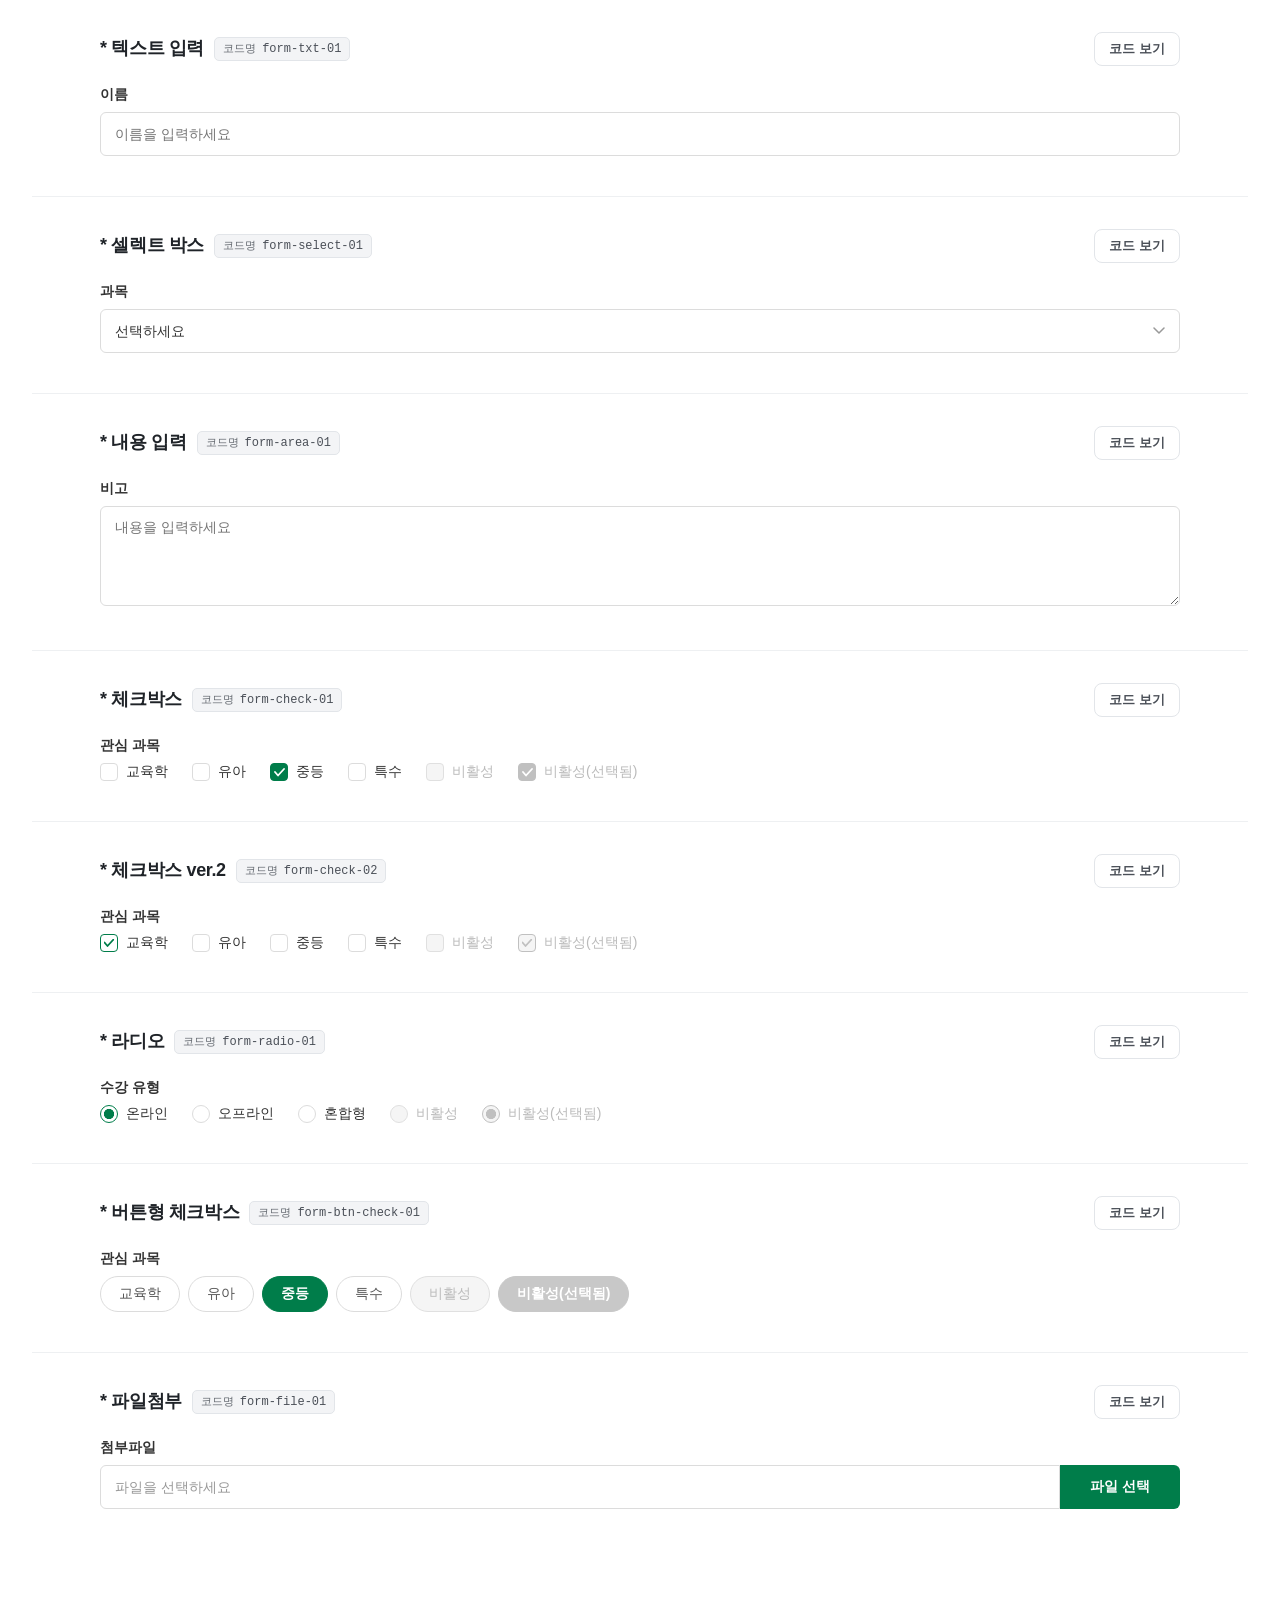
<file: templates/forms/form-basic.html>
<!DOCTYPE html>
<html lang="ko">
<head>
  <meta charset="UTF-8">
  <meta name="viewport" content="width=device-width, initial-scale=1.0">
  <meta name="tpl-hide-code-btn" content="true">
  <script src="../includes/common-head.js"></script>
</head>
<body class="pb150">

  <!-- ===== 텍스트 입력 ===== -->
  <div class="w-1080 w-fluid">
    <div class="copy-top">
      <div class="flex justify-between items-center">
        <strong class="fz-18">* 텍스트 입력 <code class="code-name">form-txt-01</code></strong>
        <button class="btn-code-view" data-target="code-txt">코드 보기</button>
      </div>
    </div>
    <div class="copy-wrap" id="wrap-txt">
      <style class="tpl-style">
        .form-label {display: block; font-size: 14px; font-weight: 600; color: #333; margin-bottom: 8px;}
        .tpl-form-txt {width: 100%; height: 44px; padding: 0 14px; border: 1px solid #dcdcdc; border-radius: 6px; font-size: 14px; font-family: inherit; color: #333; outline: none; box-sizing: border-box;}
        .tpl-form-txt:focus {border-color: #000;}
      </style>
      <div class="form-group">
        <label class="form-label">이름</label>
        <input type="text" class="tpl-form-txt" placeholder="이름을 입력하세요">
      </div>
    </div>
    <div class="code-block" id="code-txt">
      <div class="code-block-header">
        <span class="code-block-label">tpl-form-txt</span>
        <button class="code-block-copy">코드 복사</button>
      </div>
      <pre></pre>
    </div>
  </div>

  <hr class="section-divider">

  <!-- ===== 셀렉트 ===== -->
  <div class="w-1080 w-fluid">
    <div class="copy-top">
      <div class="flex justify-between items-center">
        <strong class="fz-18">* 셀렉트 박스 <code class="code-name">form-select-01</code></strong>
        <button class="btn-code-view" data-target="code-select">코드 보기</button>
      </div>
    </div>
    <div class="copy-wrap" id="wrap-select">
      <style class="tpl-style">
        .form-label {display: block; font-size: 14px; font-weight: 600; color: #333; margin-bottom: 8px;}
        .tpl-form-select {width: 100%; height: 44px; padding: 0 14px; border: 1px solid #dcdcdc; border-radius: 6px; font-size: 14px; font-family: inherit; color: #333; outline: none; box-sizing: border-box; appearance: none; -webkit-appearance: none; background: #fff url("data:image/svg+xml,%3Csvg xmlns='http://www.w3.org/2000/svg' width='12' height='8' viewBox='0 0 12 8'%3E%3Cpath d='M1 1l5 5 5-5' stroke='%23999' stroke-width='1.5' fill='none' stroke-linecap='round' stroke-linejoin='round'/%3E%3C/svg%3E") no-repeat right 14px center;}
        .tpl-form-select:focus {border-color: #000;}
      </style>
      <div class="form-group">
        <label class="form-label">과목</label>
        <select class="tpl-form-select">
          <option value="">선택하세요</option>
          <option>교육학</option>
          <option>유아</option>
          <option>중등</option>         
        </select>
      </div>
    </div>
    <div class="code-block" id="code-select">
      <div class="code-block-header">
        <span class="code-block-label">tpl-form-select</span>
        <button class="code-block-copy">코드 복사</button>
      </div>
      <pre></pre>
    </div>
  </div>

  <hr class="section-divider">

  <!-- ===== 텍스트에어리어 ===== -->
  <div class="w-1080 w-fluid">
    <div class="copy-top">
      <div class="flex justify-between items-center">
        <strong class="fz-18">* 내용 입력 <code class="code-name">form-area-01</code></strong>
        <button class="btn-code-view" data-target="code-area">코드 보기</button>
      </div>
    </div>
    <div class="copy-wrap" id="wrap-area">
      <style class="tpl-style">
        .form-label {display: block; font-size: 14px; font-weight: 600; color: #333; margin-bottom: 8px;}
        .tpl-form-area {width: 100%; height: 100px; padding: 12px 14px; border: 1px solid #dcdcdc; border-radius: 6px; font-size: 14px; font-family: inherit; color: #333; outline: none; box-sizing: border-box; resize: vertical;}
        .tpl-form-area:focus {border-color: #000;}
      </style>
      <div class="form-group">
        <label class="form-label">비고</label>
        <textarea class="tpl-form-area" placeholder="내용을 입력하세요"></textarea>
      </div>
    </div>
    <div class="code-block" id="code-area">
      <div class="code-block-header">
        <span class="code-block-label">tpl-form-area</span>
        <button class="code-block-copy">코드 복사</button>
      </div>
      <pre></pre>
    </div>
  </div>

  <hr class="section-divider">

  <!-- ===== 체크박스 ===== -->
  <div class="w-1080 w-fluid">
    <div class="copy-top">
      <div class="flex justify-between items-center">
        <strong class="fz-18">* 체크박스 <code class="code-name">form-check-01</code></strong>
        <button class="btn-code-view" data-target="code-check">코드 보기</button>
      </div>
    </div>
    <div class="copy-wrap" id="wrap-check">
      <style class="tpl-style">
        .form-label {display: block; font-size: 14px; font-weight: 600; color: #333; margin-bottom: 8px;}
        .tpl-form-check-group {display: flex; flex-wrap: wrap; gap: 12px 24px;}
        .tpl-form-check-group label {display: flex; align-items: center; gap: 8px; font-size: 14px; color: #333; cursor: pointer;}
        .tpl-form-check {appearance: none; -webkit-appearance: none; margin: 0; width: 18px; height: 18px; border: 1.5px solid #dcdcdc; border-radius: 4px; background: #fff; cursor: pointer; flex-shrink: 0;}
        .tpl-form-check:checked {border-color: var(--prime-color, #007d4a); background: var(--prime-color, #007d4a) url("data:image/svg+xml,%3Csvg xmlns='http://www.w3.org/2000/svg' width='11' height='9' viewBox='0 0 11 9'%3E%3Cpath d='M1 4l3 3.5L10 1' stroke='%23fff' stroke-width='1.8' fill='none' stroke-linecap='round' stroke-linejoin='round'/%3E%3C/svg%3E") no-repeat center center;}
        .tpl-form-check:focus {outline: 1px solid #000; outline-offset: 1px;}
        .tpl-form-check:disabled {border-color: #e0e0e0; background-color: #f5f5f5; cursor: default;}
        .tpl-form-check:disabled:checked {border-color: #c0c0c0; background-color: #c0c0c0; background-image: url("data:image/svg+xml,%3Csvg xmlns='http://www.w3.org/2000/svg' width='11' height='9' viewBox='0 0 11 9'%3E%3Cpath d='M1 4l3 3.5L10 1' stroke='%23fff' stroke-width='1.8' fill='none' stroke-linecap='round' stroke-linejoin='round'/%3E%3C/svg%3E");}
        .tpl-form-check-group label:has(.tpl-form-check:disabled) {color: #bbb; cursor: default;}
      </style>
      <div class="form-group">
        <label class="form-label">관심 과목</label>
        <div class="tpl-form-check-group">
          <label><input type="checkbox" class="tpl-form-check"> 교육학</label>
          <label><input type="checkbox" class="tpl-form-check"> 유아</label>
          <label><input type="checkbox" class="tpl-form-check" checked> 중등</label>
          <label><input type="checkbox" class="tpl-form-check"> 특수</label>
          <label><input type="checkbox" class="tpl-form-check" disabled> 비활성</label>
          <label><input type="checkbox" class="tpl-form-check" disabled checked> 비활성(선택됨)</label>
        </div>
      </div>
    </div>
    <div class="code-block" id="code-check">
      <div class="code-block-header">
        <span class="code-block-label">tpl-form-check</span>
        <button class="code-block-copy">코드 복사</button>
      </div>
      <pre></pre>
    </div>
  </div>

  <hr class="section-divider">

  <!-- ===== 체크박스 ver.2 ===== -->
  <div class="w-1080 w-fluid">
    <div class="copy-top">
      <div class="flex justify-between items-center">
        <strong class="fz-18">* 체크박스 ver.2 <code class="code-name">form-check-02</code></strong>
        <button class="btn-code-view" data-target="code-check2">코드 보기</button>
      </div>
    </div>
    <div class="copy-wrap" id="wrap-check2">
      <style class="tpl-style">
        .form-label {display: block; font-size: 14px; font-weight: 600; color: #333; margin-bottom: 8px;}
        .tpl-form-check-group {display: flex; flex-wrap: wrap; gap: 12px 24px;}
        .tpl-form-check-group label {display: flex; align-items: center; gap: 8px; font-size: 14px; color: #333; cursor: pointer;}
        .tpl-form-check2 {appearance: none; -webkit-appearance: none; position: relative; margin: 0; width: 18px; height: 18px; border: 1.5px solid #dcdcdc; border-radius: 4px; background: #fff; cursor: pointer; flex-shrink: 0;}
        .tpl-form-check2:checked {border-color: var(--prime-color, #007d4a); background: #fff;}
        .tpl-form-check2:checked::after {content: ''; position: absolute; top: 50%; left: 50%; width: 11px; height: 9px; transform: translate(-50%, -50%); background-color: var(--prime-color, #007d4a); -webkit-mask: url("data:image/svg+xml,%3Csvg xmlns='http://www.w3.org/2000/svg' width='11' height='9' viewBox='0 0 11 9'%3E%3Cpath d='M1 4l3 3.5L10 1' stroke='%23000' stroke-width='1.8' fill='none' stroke-linecap='round' stroke-linejoin='round'/%3E%3C/svg%3E") no-repeat center / contain; mask: url("data:image/svg+xml,%3Csvg xmlns='http://www.w3.org/2000/svg' width='11' height='9' viewBox='0 0 11 9'%3E%3Cpath d='M1 4l3 3.5L10 1' stroke='%23000' stroke-width='1.8' fill='none' stroke-linecap='round' stroke-linejoin='round'/%3E%3C/svg%3E") no-repeat center / contain;}
        .tpl-form-check2:focus {outline: 1px solid #000; outline-offset: 1px;}
        .tpl-form-check2:disabled {border-color: #e0e0e0; background-color: #f5f5f5; cursor: default;}
        .tpl-form-check2:disabled:checked {border-color: #c0c0c0; background-color: #f5f5f5;}
        .tpl-form-check2:disabled:checked::after {background-color: #c0c0c0;}
        .tpl-form-check-group label:has(.tpl-form-check2:disabled) {color: #bbb; cursor: default;}
      </style>
      <div class="form-group">
        <label class="form-label">관심 과목</label>
        <div class="tpl-form-check-group">
          <label><input type="checkbox" class="tpl-form-check2" checked> 교육학</label>
          <label><input type="checkbox" class="tpl-form-check2"> 유아</label>
          <label><input type="checkbox" class="tpl-form-check2"> 중등</label>
          <label><input type="checkbox" class="tpl-form-check2"> 특수</label>
          <label><input type="checkbox" class="tpl-form-check2" disabled> 비활성</label>
          <label><input type="checkbox" class="tpl-form-check2" disabled checked> 비활성(선택됨)</label>
        </div>
      </div>
    </div>
    <div class="code-block" id="code-check2">
      <div class="code-block-header">
        <span class="code-block-label">tpl-form-check2</span>
        <button class="code-block-copy">코드 복사</button>
      </div>
      <pre></pre>
    </div>
  </div>

  <hr class="section-divider">

  <!-- ===== 라디오 ===== -->
  <div class="w-1080 w-fluid">
    <div class="copy-top">
      <div class="flex justify-between items-center">
        <strong class="fz-18">* 라디오 <code class="code-name">form-radio-01</code></strong>
        <button class="btn-code-view" data-target="code-radio">코드 보기</button>
      </div>
    </div>
    <div class="copy-wrap" id="wrap-radio">
      <style class="tpl-style">
        .form-label {display: block; font-size: 14px; font-weight: 600; color: #333; margin-bottom: 8px;}
        .tpl-form-radio-group {display: flex; flex-wrap: wrap; gap: 12px 24px;}
        .tpl-form-radio-group label {display: flex; align-items: center; gap: 8px; font-size: 14px; color: #333; cursor: pointer;}
        .tpl-form-radio {appearance: none; -webkit-appearance: none; margin: 0; width: 18px; height: 18px; border: 1.5px solid #dcdcdc; border-radius: 50%; background: #fff; cursor: pointer; flex-shrink: 0;}
        .tpl-form-radio:checked {border-color: var(--prime-color, #007d4a); background: radial-gradient(circle, var(--prime-color, #007d4a) 43%, #fff 47%);}
        .tpl-form-radio:focus {outline: 1px solid #000; outline-offset: 1px;}
        .tpl-form-radio:disabled {border-color: #e0e0e0; background-color: #f5f5f5; cursor: default;}
        .tpl-form-radio:disabled:checked {border-color: #c0c0c0; background: radial-gradient(circle, #c0c0c0 43%, #f5f5f5 47%);}
        .tpl-form-radio-group label:has(.tpl-form-radio:disabled) {color: #bbb; cursor: default;}
      </style>
      <div class="form-group">
        <label class="form-label">수강 유형</label>
        <div class="tpl-form-radio-group">
          <label><input type="radio" class="tpl-form-radio" name="courseType" checked> 온라인</label>
          <label><input type="radio" class="tpl-form-radio" name="courseType"> 오프라인</label>
          <label><input type="radio" class="tpl-form-radio" name="courseType"> 혼합형</label>
          <label><input type="radio" class="tpl-form-radio" name="courseType" disabled> 비활성</label>
          <label><input type="radio" class="tpl-form-radio" name="courseType2" disabled checked> 비활성(선택됨)</label>
        </div>
      </div>
    </div>
    <div class="code-block" id="code-radio">
      <div class="code-block-header">
        <span class="code-block-label">tpl-form-radio</span>
        <button class="code-block-copy">코드 복사</button>
      </div>
      <pre></pre>
    </div>
  </div>

  <hr class="section-divider">

  <!-- ===== 버튼형 체크박스 ===== -->
  <div class="w-1080 w-fluid">
    <div class="copy-top">
      <div class="flex justify-between items-center">
        <strong class="fz-18">* 버튼형 체크박스 <code class="code-name">form-btn-check-01</code></strong>
        <button class="btn-code-view" data-target="code-btncheck">코드 보기</button>
      </div>
    </div>
    <div class="copy-wrap" id="wrap-btncheck">
      <style class="tpl-style">
        .form-label {display: block; font-size: 14px; font-weight: 600; color: #333; margin-bottom: 8px;}
        .tpl-form-btn-check-group {display: flex; flex-wrap: wrap; gap: 8px;}
        .tpl-form-btn-check {display: inline-flex; align-items: center; height: 36px; padding: 0 18px; border: 1.5px solid #dcdcdc; border-radius: 20px; font-size: 14px; font-family: inherit; color: #555; background: #fff; cursor: pointer; user-select: none;}
        .tpl-form-btn-check input[type="checkbox"] {display: none;}
        .tpl-form-btn-check:has(input:checked) {border-color: var(--prime-color, #007d4a); color: #fff; background: var(--prime-color, #007d4a); font-weight: 600;}
        .tpl-form-btn-check:has(input:disabled) {border-color: #e0e0e0; color: #bbb; background: #f5f5f5; cursor: default;}
        .tpl-form-btn-check:has(input:disabled:checked) {border-color: #c8c8c8; color: #fff; background: #c8c8c8;}
      </style>
      <div class="form-group">
        <label class="form-label">관심 과목</label>
        <div class="tpl-form-btn-check-group">
          <label class="tpl-form-btn-check"><input type="checkbox"> 교육학</label>
          <label class="tpl-form-btn-check"><input type="checkbox"> 유아</label>
          <label class="tpl-form-btn-check"><input type="checkbox" checked> 중등</label>
          <label class="tpl-form-btn-check"><input type="checkbox"> 특수</label>
          <label class="tpl-form-btn-check"><input type="checkbox" disabled> 비활성</label>
          <label class="tpl-form-btn-check"><input type="checkbox" disabled checked> 비활성(선택됨)</label>
        </div>
      </div>
    </div>
    <div class="code-block" id="code-btncheck">
      <div class="code-block-header">
        <span class="code-block-label">tpl-form-btn-check</span>
        <button class="code-block-copy">코드 복사</button>
      </div>
      <pre></pre>
    </div>
  </div>

  <hr class="section-divider">

  <!-- ===== 파일첨부 ===== -->
  <div class="w-1080 w-fluid">
    <div class="copy-top">
      <div class="flex justify-between items-center">
        <strong class="fz-18">* 파일첨부 <code class="code-name">form-file-01</code></strong>
        <button class="btn-code-view" data-target="code-file">코드 보기</button>
      </div>
    </div>
    <div class="copy-wrap" id="wrap-file">
      <style class="tpl-style">
        .form-label {display: block; font-size: 14px; font-weight: 600; color: #333; margin-bottom: 8px;}
        .tpl-form-file-wrap {display: flex; align-items: center; border-radius: 6px;}
        .tpl-form-file-name {flex: 1; height: 44px; line-height: 42px; padding: 0 14px; border: 1px solid #dcdcdc; border-radius: 6px 0 0 6px; font-size: 14px; font-family: inherit; color: #999; background: #fff; box-sizing: border-box; pointer-events: none; white-space: nowrap; overflow: hidden; text-overflow: ellipsis;}
        .tpl-form-file-name.has-file {color: #333;}
        .tpl-form-file-btn {flex-shrink: 0; width: 120px; height: 44px; padding: 0 18px; border: none; border-radius: 0 6px 6px 0; font-size: 14px; font-family: inherit; font-weight: 600; color: #fff; background: var(--prime-color, #007d4a); cursor: pointer; white-space: nowrap;}
        .tpl-form-file-btn:hover {background: var(--prime-dark, #006b3f);}
        .tpl-form-file-input {display: none;}
      </style>
      <div class="form-group">
        <label class="form-label">첨부파일</label>
        <div class="tpl-form-file-wrap">
          <span class="tpl-form-file-name" id="fileName">파일을 선택하세요</span>
          <button type="button" class="tpl-form-file-btn" onclick="document.getElementById('fileInput').click()">파일 선택</button>
          <input type="file" class="tpl-form-file-input" id="fileInput" onchange="var n=this.files[0]?this.files[0].name:'파일을 선택하세요';var el=document.getElementById('fileName');el.textContent=n;el.classList.toggle('has-file',!!this.files[0]);">
        </div>
      </div>
    </div>
    <div class="code-block" id="code-file">
      <div class="code-block-header">
        <span class="code-block-label">tpl-form-file</span>
        <button class="code-block-copy">코드 복사</button>
      </div>
      <pre></pre>
    </div>
  </div>

  <script>
    var wrapMap = {
      'code-txt'    : 'wrap-txt',
      'code-select' : 'wrap-select',
      'code-area'   : 'wrap-area',
      'code-check'  : 'wrap-check',
      'code-check2' : 'wrap-check2',
      'code-radio'    : 'wrap-radio',
      'code-btncheck' : 'wrap-btncheck',
      'code-file'     : 'wrap-file'
    };

    function trimIndent(html) {
      var lines  = html.split('\n');
      var indent = (lines[1] || lines[0]).match(/^(\s*)/)[1].length;
      return lines.map(function(l) { return l.slice(indent); }).join('\n').trim();
    }

    // copy-wrap innerHTML 전체를 코드 블록에 채우기
    Object.keys(wrapMap).forEach(function(id) {
      var wrap = document.getElementById(wrapMap[id]);
      var pre  = document.querySelector('#' + id + ' pre');
      pre.textContent = trimIndent(wrap.innerHTML);
    });

    // 코드 보기 토글
    document.querySelectorAll('.btn-code-view').forEach(function(btn) {
      btn.addEventListener('click', function() {
        var block  = document.getElementById(btn.dataset.target);
        var isShow = block.classList.toggle('show');
        btn.textContent = isShow ? '코드 닫기' : '코드 보기';
      });
    });

    // 코드 복사
    document.querySelectorAll('.code-block-copy').forEach(function(btn) {
      btn.addEventListener('click', function() {
        var code = btn.closest('.code-block').querySelector('pre').textContent;
        navigator.clipboard.writeText(code).then(function() {
          btn.textContent = '복사됨!';
          btn.classList.add('copied');
          setTimeout(function() {
            btn.textContent = '코드 복사';
            btn.classList.remove('copied');
          }, 2000);
        });
      });
    });
  </script>
</body>
</html>
</file>
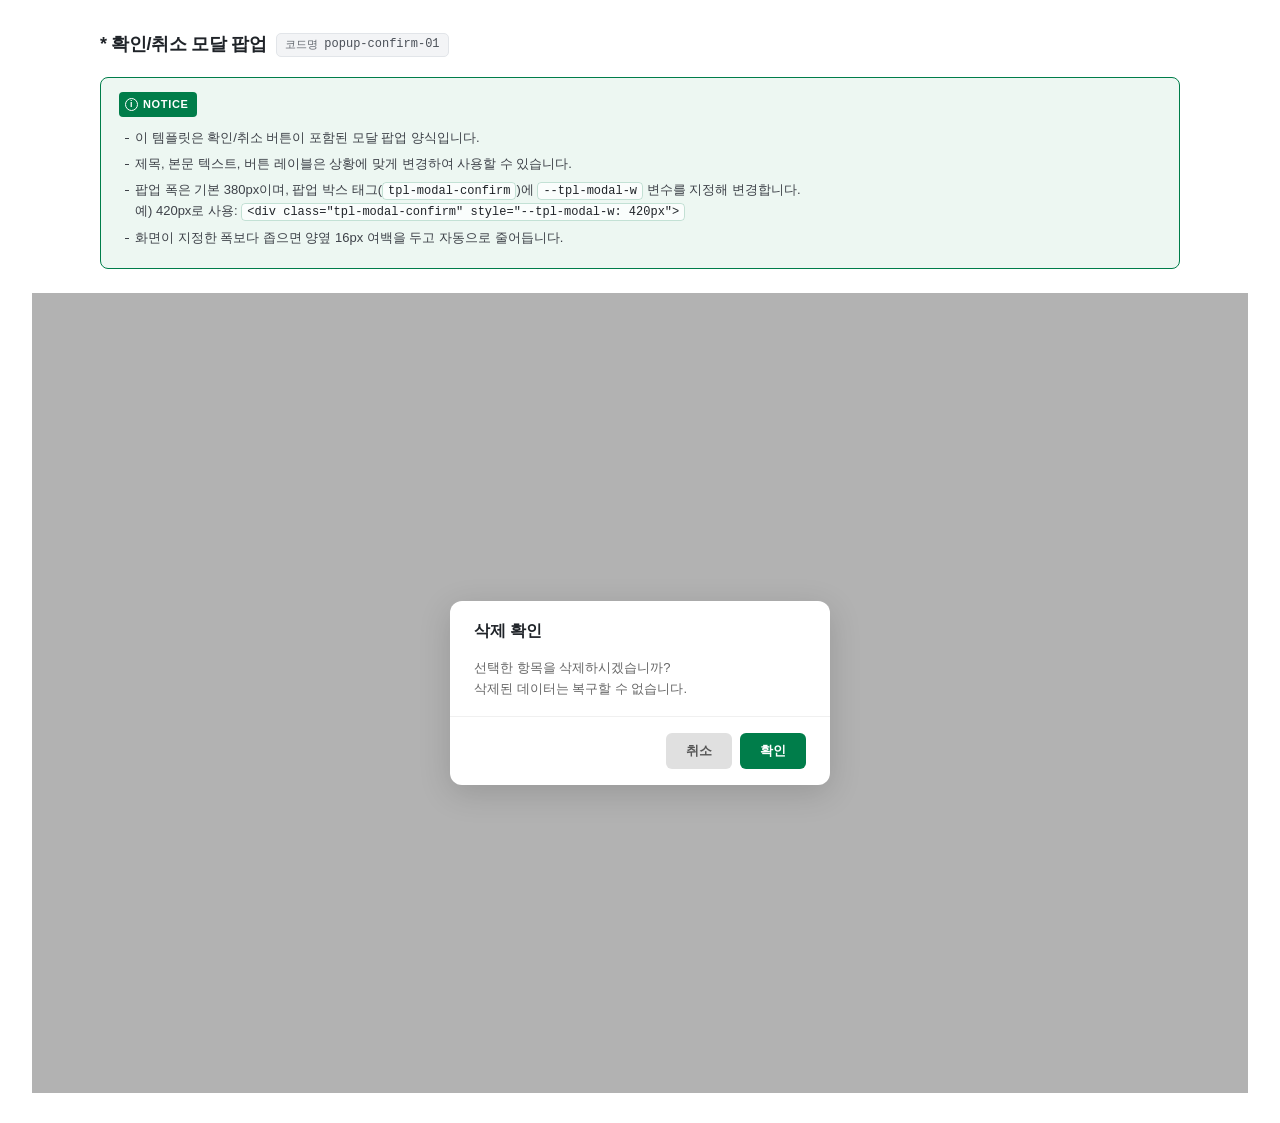
<file: templates/popups/popup-confirm.html>
<!DOCTYPE html>
<html lang="ko">
<head>
  <meta charset="UTF-8">
  <meta name="viewport" content="width=device-width, initial-scale=1.0">
  <script src="../includes/common-head.js"></script>
  <style>
    .tpl-modal-confirm-bg {display: flex; align-items: center; justify-content: center; min-height: calc(100vh - 100px); padding: 0 16px; background: rgba(0,0,0,0.3); box-sizing: border-box;}
    .tpl-modal-confirm {background: #fff; border-radius: 12px; box-shadow: 0 8px 32px rgba(0,0,0,0.15); width: 100%; max-width: var(--tpl-modal-w, 380px); overflow: hidden;}
    .tpl-modal-confirm-header {padding: 20px 24px 0; font-size: 16px; font-weight: 700;}
    .tpl-modal-confirm-body {padding: 16px 24px; font-size: 13px; color: #666; line-height: 1.6;}
    .tpl-modal-confirm-footer {padding: 16px 24px; display: flex; gap: 8px; justify-content: flex-end; border-top: 1px solid #f0f0f0;}
    .tpl-modal-confirm-btn {padding: 9px 20px; border: none; border-radius: 6px; font-size: 13px; font-weight: 600; cursor: pointer; font-family: inherit;}
    .tpl-modal-confirm-btn-primary {background: var(--prime-color, #007d4a); color: #fff;}
    .tpl-modal-confirm-btn-secondary {background: #e0e0e0; color: #555;}
  </style>
</head>
<body>
  <style>
    .copy-wrap{padding: 0;}
  </style>
  <div class="copy-top w-1080 w-fluid">
    <strong class="fz-18">* 확인/취소 모달 팝업 <code class="code-name">popup-confirm-01</code></strong>
  </div>
  <div class="tpl-guide w-1080 w-fluid">
    <h5 class="notice-badge">NOTICE</h5>
    <ul>
      <li>이 템플릿은 확인/취소 버튼이 포함된 모달 팝업 양식입니다.</li>
      <li>제목, 본문 텍스트, 버튼 레이블은 상황에 맞게 변경하여 사용할 수 있습니다.</li>
      <li>팝업 폭은 기본 380px이며, 팝업 박스 태그(<code>tpl-modal-confirm</code>)에 <code>--tpl-modal-w</code> 변수를 지정해 변경합니다.<br>
        예) 420px로 사용: <code>&lt;div class="tpl-modal-confirm" style="--tpl-modal-w: 420px"&gt;</code></li>
      <li>화면이 지정한 폭보다 좁으면 양옆 16px 여백을 두고 자동으로 줄어듭니다.</li>
    </ul>
  </div>
  <div class="copy-wrap">
    <div class="tpl-modal-confirm-bg">
      <!-- 팝업 폭 변경: 아래 태그에 style="--tpl-modal-w: 420px" 추가 (기본 380px) -->
      <div class="tpl-modal-confirm">
        <div class="tpl-modal-confirm-header">삭제 확인</div>
        <div class="tpl-modal-confirm-body">선택한 항목을 삭제하시겠습니까?<br>삭제된 데이터는 복구할 수 없습니다.</div>
        <div class="tpl-modal-confirm-footer">
          <button class="tpl-modal-confirm-btn tpl-modal-confirm-btn-secondary">취소</button>
          <button class="tpl-modal-confirm-btn tpl-modal-confirm-btn-primary">확인</button>
        </div>
      </div>
    </div>
  </div>
</body>
</html>
</file>
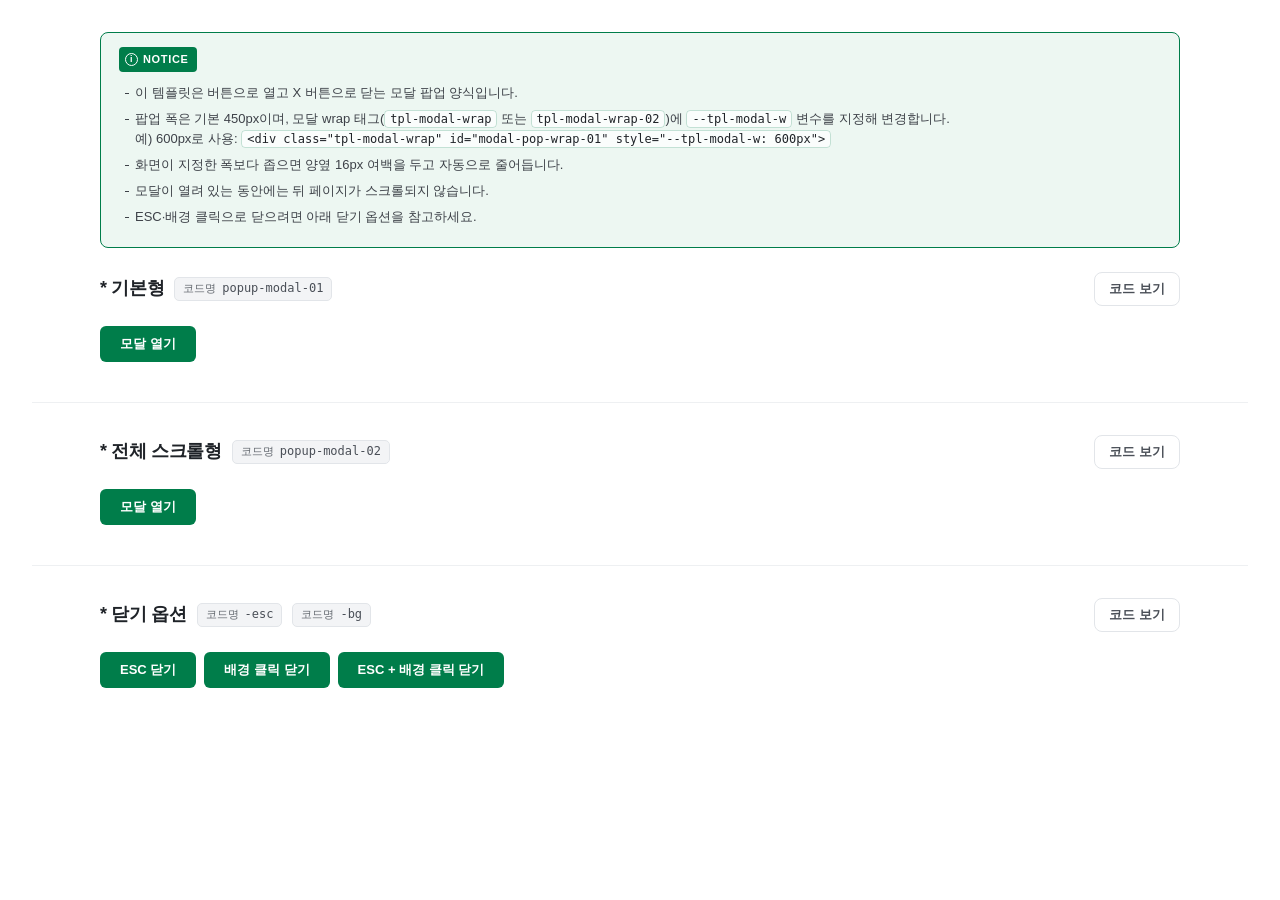
<file: templates/popups/popup-modal.html>
<!DOCTYPE html>
<html lang="ko">
<head>
  <meta charset="UTF-8">
  <meta name="viewport" content="width=device-width, initial-scale=1.0">
  <meta name="tpl-hide-code-btn" content="true">
  <script src="../includes/common-head.js"></script>
</head>
<body>
  <div class="tpl-guide w-1080 w-fluid">
    <h5 class="notice-badge">NOTICE</h5>
    <ul>
      <li>이 템플릿은 버튼으로 열고 X 버튼으로 닫는 모달 팝업 양식입니다.</li>
      <li>팝업 폭은 기본 450px이며, 모달 wrap 태그(<code>tpl-modal-wrap</code> 또는 <code>tpl-modal-wrap-02</code>)에 <code>--tpl-modal-w</code> 변수를 지정해 변경합니다.<br>
        예) 600px로 사용: <code>&lt;div class="tpl-modal-wrap" id="modal-pop-wrap-01" style="--tpl-modal-w: 600px"&gt;</code></li>
      <li>화면이 지정한 폭보다 좁으면 양옆 16px 여백을 두고 자동으로 줄어듭니다.</li>
      <li>모달이 열려 있는 동안에는 뒤 페이지가 스크롤되지 않습니다.</li>
      <li>ESC·배경 클릭으로 닫으려면 아래 닫기 옵션을 참고하세요.</li>
    </ul>
  </div>

  <!-- ===== 기본형 ===== -->
  <div class="w-1080 w-fluid">
    <div class="copy-top">
      <div class="flex justify-between items-center">
        <strong class="fz-18">* 기본형 <code class="code-name">popup-modal-01</code></strong>
        <button class="btn-code-view" data-target="code-modal">코드 보기</button>
      </div>
    </div>
    <div class="copy-wrap" id="wrap-modal">
      <style class="tpl-style">
        .tpl-modal-wrap{display: none; position: fixed; top: 0; left: 0; bottom: 0; right: 0; background-color: rgba(0,0,0,.7); z-index: 999; overscroll-behavior: contain;}
        .tpl-modal-wrap .tpl-modal-container{display: flex; align-items: center; justify-content: center; width: 100%; height: 100%; padding: 0 16px; box-sizing: border-box;}
        .tpl-modal-wrap .tpl-modal-box{display: none; position: relative; width: 100%; max-width: var(--tpl-modal-w, 450px); padding: 52px 40px 40px; color: #000; background-color: #fff; border-radius: 20px; box-sizing: border-box;}
        .tpl-modal-wrap .tpl-modal-box.is-open{animation: tplModalSlideUp 0.5s cubic-bezier(0.25, 0.46, 0.45, 0.94) forwards;}
        @media (max-width: 480px){.tpl-modal-wrap .tpl-modal-box{padding: 52px 24px 28px;}}
        .tpl-modal-wrap .tpl-modal-box p{margin: 0;}
        .tpl-modal-wrap .tpl-modal-box .tpl-btn-x{display: block; text-decoration: none; position: absolute; top: 20px; right: 20px; width: 25px; height: 25px; background: url("data:image/svg+xml,%3Csvg xmlns='http://www.w3.org/2000/svg' width='16' height='16' viewBox='0 0 16 16'%3E%3Cpath d='M1 1l14 14M15 1L1 15' stroke='%23333' stroke-width='1.6' stroke-linecap='round'/%3E%3C/svg%3E") center no-repeat;}
        @keyframes tplModalSlideUp{from{opacity:0; transform:translateY(60px);}to{opacity:1; transform:translateY(0);}}
        .tpl-modal-open-btn{padding: 9px 20px; border: none; border-radius: 6px; font-size: 13px; font-weight: 600; font-family: inherit; color: #fff; background: var(--prime-color, #007d4a); cursor: pointer;}
        .tpl-modal-open-btn:hover{background: var(--prime-dark, #006b3f);}
      </style>
      <button type="button" onclick="modalShow('modal-pop-wrap-01')" class="tpl-modal-open-btn">모달 열기</button>

      <!-- 팝업 폭 변경: 아래 태그에 style="--tpl-modal-w: 600px" 추가 (기본 450px) -->
      <div class="tpl-modal-wrap" id="modal-pop-wrap-01">
        <div class="tpl-modal-container">
          <div class="tpl-modal-box">
            <a href="javascript:;" onclick="modalHide('modal-pop-wrap-01')" class="tpl-btn-x" aria-label="팝업 닫기"></a>
            <p>
              Lorem ipsum dolor sit amet, consectetur adipiscing elit. Nullam sollicitudin turpis vitae condimentum molestie. Morbi imperdiet bibendum eros, ac consectetur elit elementum non. Phasellus dictum, arcu non pellentesque ultrices, neque lorem lacinia enim, at mattis enim sapien in dolor. Nullam efficitur pharetra vulputate. Curabitur rhoncus, orci vel lacinia malesuada, lorem leo gravida magna, vitae porttitor diam justo nec arcu. Nunc turpis purus, tempus sed tempor vel, sagittis quis ipsum. Duis nec urna augue.
            </p>
          </div>
        </div>
      </div>

      <script>
        function modalShow(wrapId){
          var wrap = document.getElementById(wrapId);
          var box  = wrap.querySelector('[class*="tpl-modal-box"]');
          if (wrap.style.display === 'block') return; // 이미 열려 있음
          wrap.style.display = 'block';
          box.style.display  = 'block';
          box.classList.add('is-open');
          tplScrollLock(true);
        }
        function modalHide(wrapId){
          var wrap = document.getElementById(wrapId);
          var box  = wrap.querySelector('[class*="tpl-modal-box"]');
          if (wrap.style.display !== 'block') return; // 이미 닫혀 있음
          wrap.style.display = 'none';
          box.style.display  = 'none';
          box.classList.remove('is-open');
          tplScrollLock(false);
        }
        // 모달이 열려 있는 동안 뒤 페이지 스크롤 잠금 (열린 모달 수를 세어 마지막 모달이 닫힐 때 해제)
        function tplScrollLock(lock){
          var html  = document.documentElement;
          var count = Math.max(0, (Number(html.dataset.tplModalOpen) || 0) + (lock ? 1 : -1));
          html.dataset.tplModalOpen = count;
          if (lock && count === 1) {
            var bar = window.innerWidth - html.clientWidth; // 스크롤바가 사라지며 페이지가 밀리지 않도록 그 폭만큼 보정
            html.style.overflow = 'hidden';
            if (bar > 0) html.style.paddingRight = bar + 'px';
          } else if (!lock && count === 0) {
            html.style.overflow = '';
            html.style.paddingRight = '';
          }
        }
      </script>
    </div>
    <div class="code-block" id="code-modal">
      <div class="code-block-header">
        <span class="code-block-label">tpl-modal</span>
        <button class="code-block-copy">코드 복사</button>
      </div>
      <pre></pre>
    </div>
  </div>

  <hr class="section-divider">

  <!-- ===== 스크롤형 ===== -->
  <div class="w-1080 w-fluid">
    <div class="copy-top">
      <div class="flex justify-between items-center">
        <strong class="fz-18">* 전체 스크롤형 <code class="code-name">popup-modal-02</code></strong>
        <button class="btn-code-view" data-target="code-modal-02">코드 보기</button>
      </div>
    </div>
    <div class="copy-wrap" id="wrap-modal-02">
      <style class="tpl-style">
        .tpl-modal-wrap-02{display: none; position: fixed; top: 0; left: 0; right: 0; bottom: 0; background-color: rgba(0,0,0,.7); z-index: 999; overflow-y: auto; overscroll-behavior: contain;}
        .tpl-modal-wrap-02 .tpl-modal-container-02{display: flex; justify-content: center; min-height: 100%; padding: 60px 16px; box-sizing: border-box;}
        .tpl-modal-wrap-02 .tpl-modal-box-02{display: none; position: relative; width: 100%; max-width: var(--tpl-modal-w, 450px); height: fit-content; padding: 52px 40px 40px; color: #000; background-color: #fff; border-radius: 20px; box-sizing: border-box;}
        .tpl-modal-wrap-02 .tpl-modal-box-02.is-open{animation: tplModalSlideUp 0.5s cubic-bezier(0.25, 0.46, 0.45, 0.94) forwards;}
        @media (max-width: 480px){.tpl-modal-wrap-02 .tpl-modal-box-02{padding: 52px 24px 28px;}}
        .tpl-modal-wrap-02 .tpl-modal-box-02 p{margin: 0;}
        .tpl-modal-wrap-02 .tpl-modal-box-02 .tpl-btn-x{display: block; text-decoration: none; position: absolute; top: 20px; right: 20px; width: 25px; height: 25px; background: url("data:image/svg+xml,%3Csvg xmlns='http://www.w3.org/2000/svg' width='16' height='16' viewBox='0 0 16 16'%3E%3Cpath d='M1 1l14 14M15 1L1 15' stroke='%23333' stroke-width='1.6' stroke-linecap='round'/%3E%3C/svg%3E") center no-repeat;}
        @keyframes tplModalSlideUp{from{opacity:0; transform:translateY(60px);}to{opacity:1; transform:translateY(0);}}
        .tpl-modal-open-btn{padding: 9px 20px; border: none; border-radius: 6px; font-size: 13px; font-weight: 600; font-family: inherit; color: #fff; background: var(--prime-color, #007d4a); cursor: pointer;}
        .tpl-modal-open-btn:hover{background: var(--prime-dark, #006b3f);}
      </style>
      <button type="button" onclick="modalShow('modal-pop-wrap-02')" class="tpl-modal-open-btn">모달 열기</button>

      <!-- 팝업 폭 변경: 아래 태그에 style="--tpl-modal-w: 600px" 추가 (기본 450px) -->
      <div class="tpl-modal-wrap-02" id="modal-pop-wrap-02">
        <div class="tpl-modal-container-02">
          <div class="tpl-modal-box-02">
            <a href="javascript:;" onclick="modalHide('modal-pop-wrap-02')" class="tpl-btn-x" aria-label="팝업 닫기"></a>
            <p>
              Lorem ipsum dolor sit amet, consectetur adipiscing elit. Nullam sollicitudin turpis vitae condimentum molestie. Morbi imperdiet bibendum eros, ac consectetur elit elementum non. Phasellus dictum, arcu non pellentesque ultrices, neque lorem lacinia enim, at mattis enim sapien in dolor. Nullam efficitur pharetra vulputate. Curabitur rhoncus, orci vel lacinia malesuada, lorem leo gravida magna, vitae porttitor diam justo nec arcu. Nunc turpis purus, tempus sed tempor vel, sagittis quis ipsum. Duis nec urna augue.
            </p>
            <br>
            <p>
              Sed ut perspiciatis unde omnis iste natus error sit voluptatem accusantium doloremque laudantium, totam rem aperiam, eaque ipsa quae ab illo inventore veritatis et quasi architecto beatae vitae dicta sunt explicabo. Nemo enim ipsam voluptatem quia voluptas sit aspernatur aut odit aut fugit, sed quia consequuntur magni dolores eos qui ratione voluptatem sequi nesciunt.
            </p>
            <br>
            <p>
              Neque porro quisquam est, qui dolorem ipsum quia dolor sit amet, consectetur, adipisci velit, sed quia non numquam eius modi tempora incidunt ut labore et dolore magnam aliquam quaerat voluptatem. Ut enim ad minima veniam, quis nostrum exercitationem ullam corporis suscipit laboriosam.
            </p>
            <br>
            <p>
              At vero eos et accusamus et iusto odio dignissimos ducimus qui blanditiis praesentium voluptatum deleniti atque corrupti quos dolores et quas molestias excepturi sint occaecati cupiditate non provident, similique sunt in culpa qui officia deserunt mollitia animi.
            </p>
          </div>
        </div>
      </div>

      <script>
        function modalShow(wrapId){
          var wrap = document.getElementById(wrapId);
          var box  = wrap.querySelector('[class*="tpl-modal-box"]');
          if (wrap.style.display === 'block') return; // 이미 열려 있음
          wrap.style.display = 'block';
          box.style.display  = 'block';
          box.classList.add('is-open');
          tplScrollLock(true);
        }
        function modalHide(wrapId){
          var wrap = document.getElementById(wrapId);
          var box  = wrap.querySelector('[class*="tpl-modal-box"]');
          if (wrap.style.display !== 'block') return; // 이미 닫혀 있음
          wrap.style.display = 'none';
          box.style.display  = 'none';
          box.classList.remove('is-open');
          tplScrollLock(false);
        }
        // 모달이 열려 있는 동안 뒤 페이지 스크롤 잠금 (열린 모달 수를 세어 마지막 모달이 닫힐 때 해제)
        function tplScrollLock(lock){
          var html  = document.documentElement;
          var count = Math.max(0, (Number(html.dataset.tplModalOpen) || 0) + (lock ? 1 : -1));
          html.dataset.tplModalOpen = count;
          if (lock && count === 1) {
            var bar = window.innerWidth - html.clientWidth; // 스크롤바가 사라지며 페이지가 밀리지 않도록 그 폭만큼 보정
            html.style.overflow = 'hidden';
            if (bar > 0) html.style.paddingRight = bar + 'px';
          } else if (!lock && count === 0) {
            html.style.overflow = '';
            html.style.paddingRight = '';
          }
        }
      </script>
    </div>
    <div class="code-block" id="code-modal-02">
      <div class="code-block-header">
        <span class="code-block-label">tpl-modal-02</span>
        <button class="code-block-copy">코드 복사</button>
      </div>
      <pre></pre>
    </div>
  </div>

  <hr class="section-divider">

  <!-- ===== 닫기 옵션 ===== -->
  <div class="w-1080 w-fluid">
    <div class="copy-top">
      <div class="flex justify-between items-center">
        <strong class="fz-18">* 닫기 옵션 <code class="code-name">-esc</code> <code class="code-name">-bg</code></strong>
        <button class="btn-code-view" data-target="code-modal-opt">코드 보기</button>
      </div>
    </div>
    <div class="copy-wrap" id="wrap-modal-opt">
      <!-- tpl-modal-wrap(또는 tpl-modal-wrap-02)에 클래스를 추가해 옵션을 켠다 -->
      <!-- tpl-close-esc : ESC 키로 닫기 / tpl-close-bg : 배경 클릭으로 닫기 -->
      <div class="flex gap-8">
        <button type="button" onclick="modalShow('modal-opt-esc')" class="tpl-modal-open-btn">ESC 닫기</button>
        <button type="button" onclick="modalShow('modal-opt-bg')" class="tpl-modal-open-btn">배경 클릭 닫기</button>
        <button type="button" onclick="modalShow('modal-opt-both')" class="tpl-modal-open-btn">ESC + 배경 클릭 닫기</button>
      </div>

      <div class="tpl-modal-wrap tpl-close-esc" id="modal-opt-esc">
        <div class="tpl-modal-container">
          <div class="tpl-modal-box">
            <a href="javascript:;" onclick="modalHide('modal-opt-esc')" class="tpl-btn-x" aria-label="팝업 닫기"></a>
            <p>ESC 키 또는 X 버튼으로 닫을 수 있습니다.</p>
          </div>
        </div>
      </div>

      <div class="tpl-modal-wrap tpl-close-bg" id="modal-opt-bg">
        <div class="tpl-modal-container">
          <div class="tpl-modal-box">
            <a href="javascript:;" onclick="modalHide('modal-opt-bg')" class="tpl-btn-x" aria-label="팝업 닫기"></a>
            <p>배경 클릭 또는 X 버튼으로 닫을 수 있습니다.</p>
          </div>
        </div>
      </div>

      <div class="tpl-modal-wrap tpl-close-esc tpl-close-bg" id="modal-opt-both">
        <div class="tpl-modal-container">
          <div class="tpl-modal-box">
            <a href="javascript:;" onclick="modalHide('modal-opt-both')" class="tpl-btn-x" aria-label="팝업 닫기"></a>
            <p>ESC 키, 배경 클릭, X 버튼으로 닫을 수 있습니다.</p>
          </div>
        </div>
      </div>

      <script>
        // 배경 클릭 닫기 (.tpl-close-bg) — 모달 박스 안쪽 클릭은 무시
        document.addEventListener('click', function(e){
          var wrap = e.target.closest('.tpl-close-bg');
          if (wrap && !e.target.closest('[class*="tpl-modal-box"]')) modalHide(wrap.id);
        });
        // ESC 닫기 (.tpl-close-esc) — 열려 있는 모달만 닫기
        document.addEventListener('keydown', function(e){
          if (e.key !== 'Escape') return;
          document.querySelectorAll('.tpl-close-esc').forEach(function(wrap){
            if (getComputedStyle(wrap).display !== 'none') modalHide(wrap.id);
          });
        });
      </script>
    </div>
    <div class="code-block" id="code-modal-opt">
      <div class="code-block-header">
        <span class="code-block-label">tpl-modal-option</span>
        <button class="code-block-copy">코드 복사</button>
      </div>
      <pre></pre>
    </div>
  </div>

  <script>
    var wrapMap = {
      'code-modal'     : 'wrap-modal',
      'code-modal-02'  : 'wrap-modal-02',
      'code-modal-opt' : 'wrap-modal-opt'
    };

    function trimIndent(html) {
      var lines  = html.split('\n');
      var indent = (lines[1] || lines[0]).match(/^(\s*)/)[1].length;
      return lines.map(function(l) { return l.slice(indent); }).join('\n').trim();
    }

    // copy-wrap innerHTML 전체를 코드 블록에 채우기
    Object.keys(wrapMap).forEach(function(id) {
      var wrap = document.getElementById(wrapMap[id]);
      var pre  = document.querySelector('#' + id + ' pre');
      pre.textContent = trimIndent(wrap.innerHTML);
    });

    // 코드 보기 토글
    document.querySelectorAll('.btn-code-view').forEach(function(btn) {
      btn.addEventListener('click', function() {
        var block  = document.getElementById(btn.dataset.target);
        var isShow = block.classList.toggle('show');
        btn.textContent = isShow ? '코드 닫기' : '코드 보기';
      });
    });

    // 코드 복사
    document.querySelectorAll('.code-block-copy').forEach(function(btn) {
      btn.addEventListener('click', function() {
        var code = btn.closest('.code-block').querySelector('pre').textContent;
        navigator.clipboard.writeText(code).then(function() {
          btn.textContent = '복사됨!';
          btn.classList.add('copied');
          setTimeout(function() {
            btn.textContent = '코드 복사';
            btn.classList.remove('copied');
          }, 2000);
        });
      });
    });
  </script>
</body>
</html>
</file>
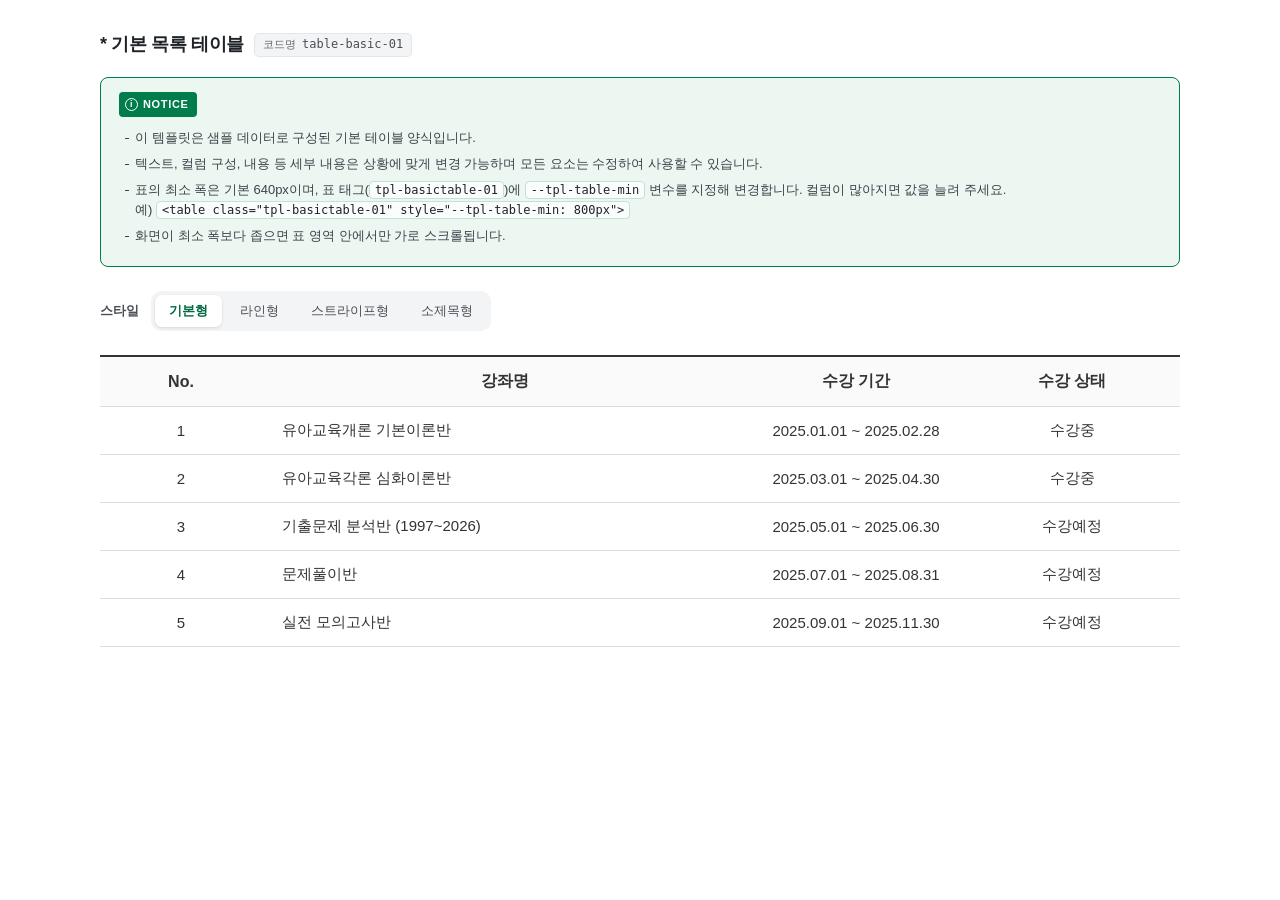
<file: templates/tables/basic-table-01.html>
<!DOCTYPE html>
<html lang="ko">
<head>
  <meta charset="UTF-8">
  <meta name="viewport" content="width=device-width, initial-scale=1.0">
  <script src="../includes/common-head.js"></script>
  <style>
    .tpl-table-scroll {overflow-x: auto;}
    .tpl-basictable-01 {width: 100%; min-width: var(--tpl-table-min, 640px); border-collapse: collapse; border-spacing: 0;}
    .tpl-basictable-01 thead th {background-color: #FAFAFA; color: #333; font-size: 16px; font-weight: 600; text-align: center; padding: 14px 20px; border-top: 2px solid #333; border-bottom: 1px solid #ddd;}
    .tpl-basictable-01 tbody td,
    .tpl-basictable-01 tbody th {font-size: 15px; color: #333; text-align: center; font-weight: normal; padding: 14px 20px; border-bottom: 1px solid #ddd;}
    .tpl-basictable-01 tbody td.txt {text-align: left;}
    /* 라인형 */
    .tpl-basictable-01.is-line thead th {border-left: 1px solid #ddd;}
    .tpl-basictable-01.is-line thead th:first-child {border-left: none;}
    .tpl-basictable-01.is-line tbody th,
    .tpl-basictable-01.is-line tbody td {border-top: 1px solid #ddd; border-left: 1px solid #ddd;}
    .tpl-basictable-01.is-line tbody th:first-child,
    .tpl-basictable-01.is-line tbody td:first-child {border-left: none;}
    /* 스트라이프형 */
    .tpl-basictable-01.is-stripe thead th {background-color: #222; color: #fff; border-bottom: 1px solid #222;}
    .tpl-basictable-01.is-stripe tbody tr:nth-child(even) td,
    .tpl-basictable-01.is-stripe tbody tr:nth-child(even) th {background-color: #f7f7f7;}
    /* 소제목형 */
    .tpl-basictable-01.is-subhead thead th {background-color: #222; color: #fff; border-bottom: 1px solid #222;}
    .tpl-basictable-01.is-subhead tbody th {background-color: #EFEFEF; font-weight: 700;}
    .tpl-basictable-01.is-subhead tbody td {border-left: 1px solid #ddd;}
  </style>
</head>
<body>
  <div class="copy-top w-1080 w-fluid">
    <strong class="fz-18">* 기본 목록 테이블 <code class="code-name">table-basic-01</code></strong>
  </div>
  <div class="tpl-guide w-1080 w-fluid">
    <h5 class="notice-badge">NOTICE</h5>
    <ul>
      <li>이 템플릿은 샘플 데이터로 구성된 기본 테이블 양식입니다.</li>
      <li>텍스트, 컬럼 구성, 내용 등 세부 내용은 상황에 맞게 변경 가능하며 모든 요소는 수정하여 사용할 수 있습니다.</li>
      <li>표의 최소 폭은 기본 640px이며, 표 태그(<code>tpl-basictable-01</code>)에 <code>--tpl-table-min</code> 변수를 지정해 변경합니다. 컬럼이 많아지면 값을 늘려 주세요.<br>
        예) <code>&lt;table class="tpl-basictable-01" style="--tpl-table-min: 800px"&gt;</code></li>
      <li>화면이 최소 폭보다 좁으면 표 영역 안에서만 가로 스크롤됩니다.</li>
    </ul>
  </div>
  <div class="tpl-preview-ctrl w-1080 w-fluid">
    <span class="tpl-preview-ctrl-label" id="tableStyleLabel">스타일</span>
    <div class="tpl-seg" role="radiogroup" aria-labelledby="tableStyleLabel">
      <label><input type="radio" name="tableStyle" value="default" checked onchange="setStyle('default')"> 기본형</label>
      <label><input type="radio" name="tableStyle" value="line" onchange="setStyle('line')"> 라인형</label>
      <label><input type="radio" name="tableStyle" value="stripe" onchange="setStyle('stripe')"> 스트라이프형</label>
      <label><input type="radio" name="tableStyle" value="subhead" onchange="setStyle('subhead')"> 소제목형</label>
    </div>
  </div>
  <div class="copy-wrap w-1080 w-fluid">
    <!-- 표 최소 폭 변경: 아래 태그에 style="--tpl-table-min: 800px" 추가 (기본 640px). 화면이 이보다 좁으면 가로 스크롤 -->
    <div class="tpl-table-scroll">
      <table class="tpl-basictable-01">
        <colgroup>
          <col width="15%" />
          <col width="*" />
          <col width="20%" />
          <col width="20%" />
        </colgroup>
        <thead>
          <tr>
            <th>No.</th>
            <th>강좌명</th>
            <th>수강 기간</th>
            <th>수강 상태</th>
          </tr>
        </thead>
        <tbody>
          <tr>
            <th>1</th>
            <td class="txt">유아교육개론 기본이론반</td>
            <td>2025.01.01 ~ 2025.02.28</td>
            <td>수강중</td>
          </tr>
          <tr>
            <th>2</th>
            <td class="txt">유아교육각론 심화이론반</td>
            <td>2025.03.01 ~ 2025.04.30</td>
            <td>수강중</td>
          </tr>
          <tr>
            <th>3</th>
            <td class="txt">기출문제 분석반 (1997~2026)</td>
            <td>2025.05.01 ~ 2025.06.30</td>
            <td>수강예정</td>
          </tr>
          <tr>
            <th>4</th>
            <td class="txt">문제풀이반</td>
            <td>2025.07.01 ~ 2025.08.31</td>
            <td>수강예정</td>
          </tr>
          <tr>
            <th>5</th>
            <td class="txt">실전 모의고사반</td>
            <td>2025.09.01 ~ 2025.11.30</td>
            <td>수강예정</td>
          </tr>
        </tbody>
      </table>
    </div>
  </div>

  <script>
    function setStyle(type) {
      var t = document.querySelector('.tpl-basictable-01');
      t.classList.remove('is-line', 'is-stripe', 'is-subhead');
      if (type === 'line')    t.classList.add('is-line');
      if (type === 'stripe')  t.classList.add('is-stripe');
      if (type === 'subhead') t.classList.add('is-subhead');
    }
  </script>
</body>
</html>
</file>
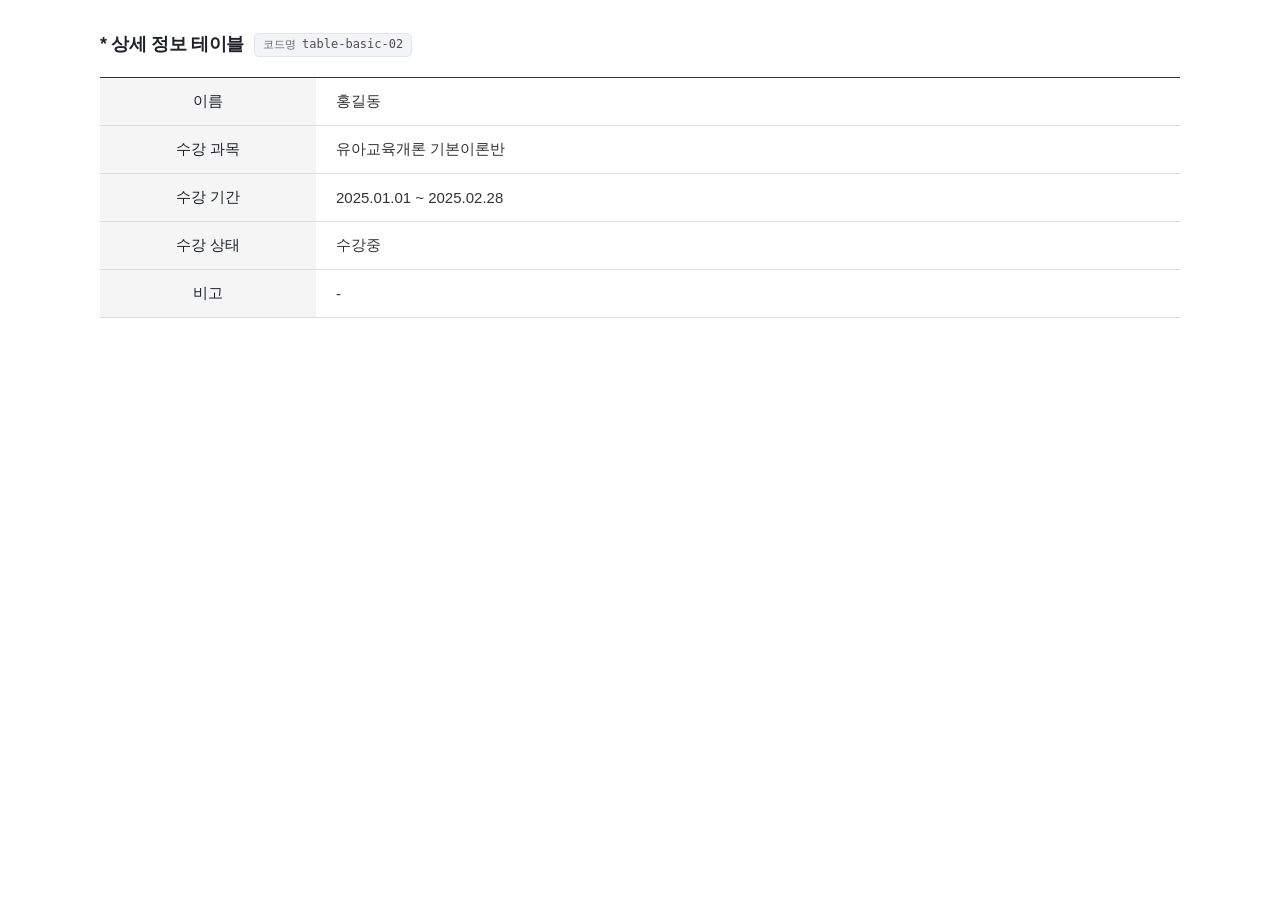
<file: templates/tables/basic-table-02.html>
<!DOCTYPE html>
<html lang="ko">
<head>
  <meta charset="UTF-8">
  <meta name="viewport" content="width=device-width, initial-scale=1.0">
  <script src="../includes/common-head.js"></script>
  <style>
    .tpl-table-scroll {overflow-x: auto;}
    .tpl-basictable-02 {width: 100%; min-width: var(--tpl-table-min, 0); border-collapse: collapse; border-spacing: 0;}
    .tpl-basictable-02 tbody th {background-color: #f5f5f5; font-size: 15px; font-weight: 500; text-align: center; padding: 14px 20px; border-bottom: 1px solid #dcdcdc;}
    .tpl-basictable-02 tbody td {font-size: 15px; color: #333; text-align: left; padding: 14px 20px; border-bottom: 1px solid #dcdcdc;}
    .tpl-basictable-02 tbody tr:first-child th,
    .tpl-basictable-02 tbody tr:first-child td {border-top: 1px solid #333;}
  </style>
</head>
<body>
  <div class="copy-top w-1080 w-fluid">
    <strong class="fz-18">* 상세 정보 테이블 <code class="code-name">table-basic-02</code></strong>
  </div>
  <div class="copy-wrap w-1080 w-fluid">
    <!-- 표 최소 폭 변경: 아래 태그에 style="--tpl-table-min: 800px" 추가 (기본은 최소 폭 없이 화면에 맞춰 줄어듦). 지정하면 화면이 이보다 좁을 때 가로 스크롤 -->
    <div class="tpl-table-scroll">
      <table class="tpl-basictable-02">
        <colgroup>
          <col width="20%" />
          <col width="*" />
        </colgroup>
        <tbody>
          <tr>
            <th>이름</th>
            <td>홍길동</td>
          </tr>
          <tr>
            <th>수강 과목</th>
            <td>유아교육개론 기본이론반</td>
          </tr>
          <tr>
            <th>수강 기간</th>
            <td>2025.01.01 ~ 2025.02.28</td>
          </tr>
          <tr>
            <th>수강 상태</th>
            <td>수강중</td>
          </tr>
          <tr>
            <th>비고</th>
            <td>-</td>
          </tr>
        </tbody>
      </table>
    </div>
  </div>
</body>
</html>
</file>
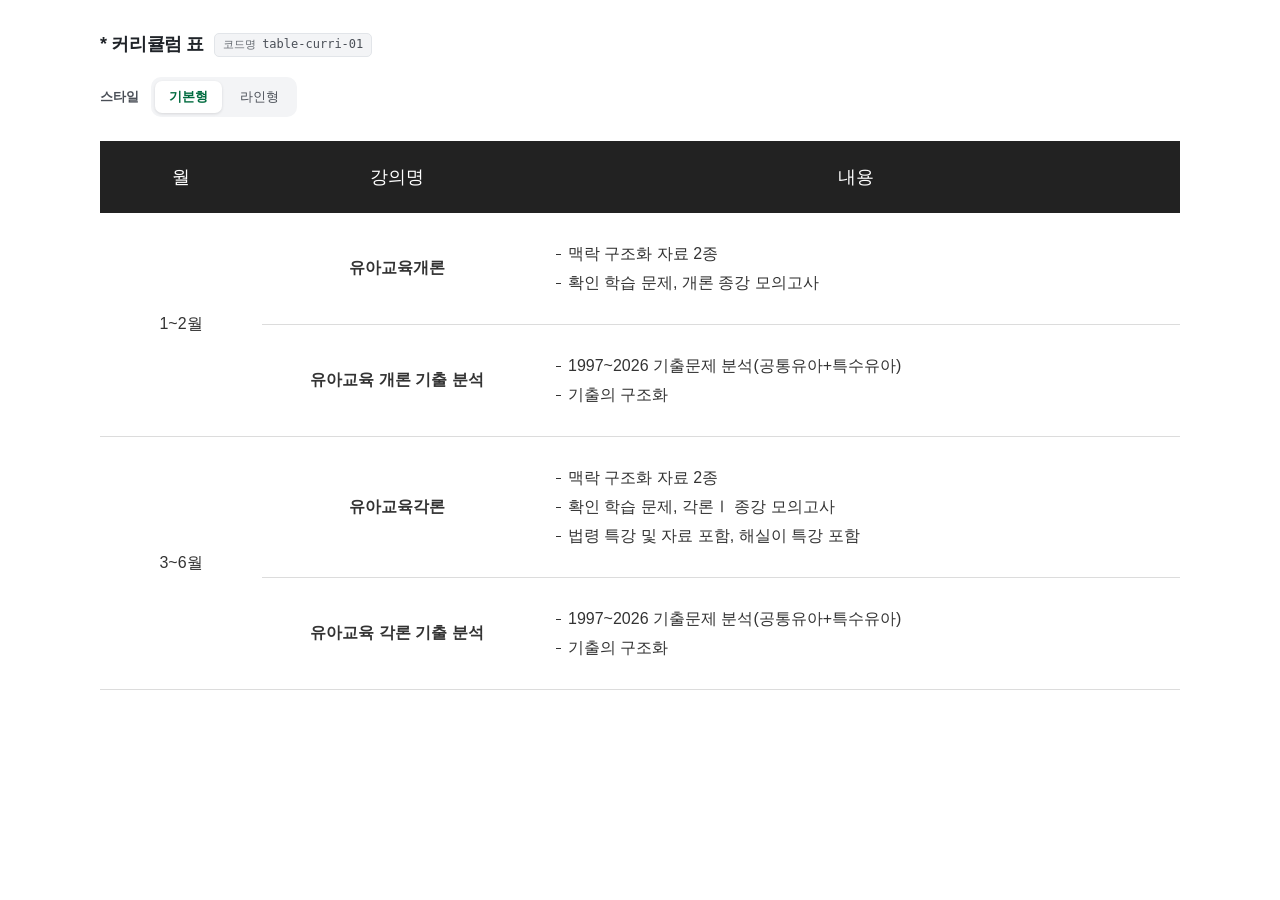
<file: templates/tables/curri-table-01.html>
<!DOCTYPE html>
<html lang="ko">
<head>
  <meta charset="UTF-8">
  <meta name="viewport" content="width=device-width, initial-scale=1.0">
  <script src="../includes/common-head.js"></script>
  <style>
    .curri-table {overflow-x: auto;}
    .curri-table table {width:100%; min-width: var(--tpl-table-min, 640px); background-color:#fff; border-collapse: collapse; border-spacing:0;}
    .curri-table table thead th {background-color:#222; color:#fff; text-align:center; font-size:18px; font-weight:500; padding:24px 0;}
    .curri-table table tbody th {background-color: #fff; font-size: 16px; font-weight: 500; line-height: 1.4em; padding: 15px 20px; border-bottom:1px solid #dcdcdc;}
    .curri-table table tbody td {font-size:16px; color:#333; text-align:center; padding: 15px 20px; line-height: 1.4em; border-bottom:1px solid #dcdcdc;}
    .curri-table table tbody td.txt {text-align:left; padding: 24px; line-height:1.5em;}
    .curri-table table tbody td.txt strong{font-weight: 700;}
    .curri-table table tbody ul{margin: 0; padding: 0; list-style: none;}
    .curri-table table tbody ul li{margin: 5px 0; word-break: keep-all;}
    .curri-table table tbody .list-bull li{position: relative; padding-left: 12px;}
    .curri-table table tbody .list-bull li::before{position: absolute; top: 12px; left: 0; width: 5px; height: 1px; background-color: #333; content: '';}
    .curri-table.line table thead th{border: 1px solid #222;}
    .curri-table.line table tbody th{border: 1px solid #dcdcdc;}
    .curri-table.line table tbody td{border: 1px solid #dcdcdc;}
  </style>
</head>
<body>
  <div class="copy-top w-1080 w-fluid">
    <strong class="fz-18">* 커리큘럼 표 <code class="code-name">table-curri-01</code></strong>
  </div>
  <div class="tpl-preview-ctrl w-1080 w-fluid">
    <span class="tpl-preview-ctrl-label" id="tableTypeLabel">스타일</span>
    <div class="tpl-seg" role="radiogroup" aria-labelledby="tableTypeLabel">
      <label><input type="radio" name="tableType" value="" checked onchange="document.querySelector('.curri-table').classList.remove('line')"> 기본형</label>
      <label><input type="radio" name="tableType" value="line" onchange="document.querySelector('.curri-table').classList.add('line')"> 라인형</label>
    </div>
  </div>
  <div class="copy-wrap w-1080 w-fluid">
    <!-- 표 최소 폭 변경: 아래 태그에 style="--tpl-table-min: 800px" 추가 (기본 640px). 화면이 이보다 좁으면 가로 스크롤 -->
    <div class="curri-table">
      <table>
        <colgroup>
          <col width="15%" />
          <col width="25%" />
          <col width="*" />
        </colgroup>
        <thead>
          <tr>
            <th>월</th>
            <th>강의명</th>
            <th>내용</th>
          </tr>
        </thead>
        <tbody>
          <tr>
            <td rowspan="2">1~2월</td>
            <td><strong>유아교육개론</strong></td>
            <td class="txt">
              <ul class="list-bull">
                <li>맥락 구조화 자료 2종</li>
                <li>확인 학습 문제, 개론 종강 모의고사</li>
              </ul>
            </td>
          </tr>
          <tr>
            <td><strong>유아교육 개론 기출 분석</strong></td>
            <td class="txt">
              <ul class="list-bull">
                <li>1997~2026 기출문제 분석(공통유아+특수유아)</li>
                <li>기출의 구조화</li>
              </ul>
            </td>
          </tr>
          <tr>
            <td rowspan="3">3~6월</td>
            <td><strong>유아교육각론</strong></td>
            <td class="txt">
              <ul class="list-bull">
                <li>맥락 구조화 자료 2종</li>
                <li>확인 학습 문제, 각론Ⅰ 종강 모의고사</li>
                <li>법령 특강 및 자료 포함, 해실이 특강 포함</li>
              </ul>
            </td>
          </tr>
          <tr>
            <td><strong>유아교육 각론 기출 분석</strong></td>
            <td class="txt">
              <ul class="list-bull">
                <li>1997~2026 기출문제 분석(공통유아+특수유아)</li>
                <li>기출의 구조화</li>
              </ul>
            </td>
          </tr>
        </tbody>
      </table>
    </div>
  </div>
</body>
</html>
</file>
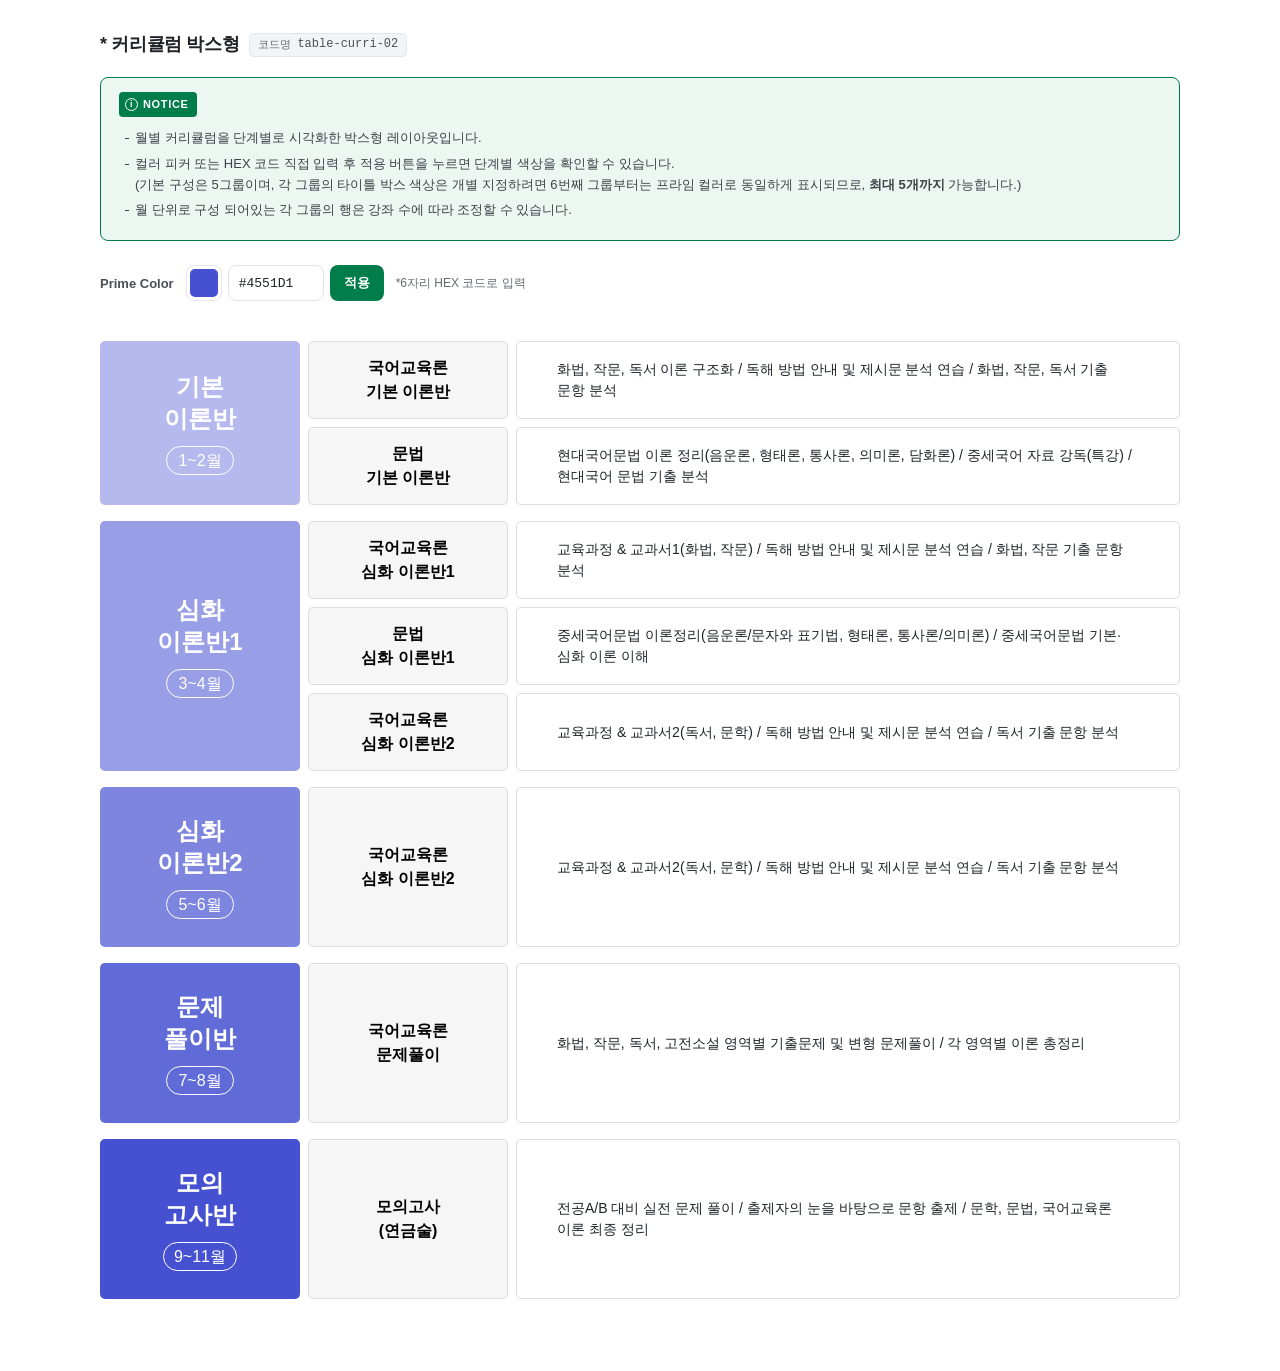
<file: templates/tables/curri-table-02.html>
<!DOCTYPE html>
<html lang="ko">
<head>
  <meta charset="UTF-8">
  <meta name="viewport" content="width=device-width, initial-scale=1.0">
  <script src="../includes/common-head.js"></script>
  <style>
    .curri-wrap, .curri-wrap *{box-sizing: border-box;}
    .curri-wrap h4{margin: 0;}
    .curri-wrap ul{margin: 0; padding: 0; list-style: none;}
    .curri-wrap .group{display: flex; gap: 8px; margin-top: 16px;}
    .curri-wrap .group .rgt{flex-grow: 1; display: flex; flex-direction: column; gap: 8px;}
    .curri-wrap .group .rgt > li{display: flex; gap: 8px; flex-grow: 1;}
    .curri-wrap .group .box{display: flex; align-items: center; justify-content: center; min-height: 76px; padding: 14px; text-align: center; line-height: 1.5em; border: 1px solid #ddd; border-radius: 5px;}
    .curri-wrap .group .box.tit-box{width: 200px; min-height: 160px; color: #fff; background-color: var(--prime, #4551d1); border:none; flex-shrink: 0;}
    .curri-wrap .group:nth-child(1) .tit-box{background-color: var(--c1, #b5b9ed);}
    .curri-wrap .group:nth-child(2) .tit-box{background-color: var(--c2, #999fe6);}
    .curri-wrap .group:nth-child(3) .tit-box{background-color: var(--c3, #7d85df);}
    .curri-wrap .group:nth-child(4) .tit-box{background-color: var(--c4, #616bd8);}
    .curri-wrap .group:nth-child(5) .tit-box{background-color: var(--prime, #4551d1);}
    .curri-wrap .group .box.tit-box h4{font-size: 24px; font-weight: 700; line-height: 1.3em;}
    .curri-wrap .group .box.tit-box .month{display: inline-block; min-width: 68px; margin-top: 12px; padding: 0 10px; color: #fff; font-size: 16px; line-height: 27px; text-align: center; border: 1px solid #fff; border-radius: 16px;}
    .curri-wrap .group .box.lecture{width: 200px; color: #000; font-size: 16px; font-weight: 700; background-color: #F6F6F6; flex-shrink: 0;}
    .curri-wrap .group .box.txt{justify-content: unset; padding-left: 40px; padding-right: 40px; font-size: 14px; text-align: left; flex-grow: 1; word-break: keep-all;}
    /* 반응형: 화면이 아니라 .curri-wrap이 놓인 영역의 폭 기준 */
    .curri-wrap{container-type: inline-size;}
    /* 좁은 영역: 타이틀·강좌명 박스 폭 축소 */
    @container (max-width: 800px){
      .curri-wrap .group .box.tit-box{width: 140px;}
      .curri-wrap .group .box.tit-box h4{font-size: 20px;}
      .curri-wrap .group .box.lecture{width: 150px; font-size: 15px;}
      .curri-wrap .group .box.txt{padding-left: 20px; padding-right: 20px;}
    }
    /* 모바일 영역: 타이틀은 위쪽 띠, 강좌명·내용은 가로 유지 */
    @container (max-width: 560px){
      .curri-wrap .group{flex-direction: column;}
      .curri-wrap .group .box.tit-box{width: auto; min-height: 0; padding: 14px 16px;}
      .curri-wrap .group .box.tit-box > div{display: flex; align-items: center; justify-content: center; flex-wrap: wrap; gap: 6px 12px;}
      .curri-wrap .group .box.tit-box h4 br{display: none;}
      .curri-wrap .group .box.tit-box .month{margin-top: 0;}
      .curri-wrap .group .box.lecture{width: 100px; min-height: 0; padding: 12px 8px; font-size: 14px;}
      .curri-wrap .group .box.txt{min-height: 0; padding: 12px 14px; font-size: 13px;}
    }
  </style>
</head>
<body>
  <div class="copy-top w-1080 w-fluid">
    <strong class="fz-18">* 커리큘럼 박스형 <code class="code-name">table-curri-02</code></strong>
  </div>
  <div class="tpl-guide w-1080 w-fluid">
    <h5 class="notice-badge">NOTICE</h5>
    <ul>
      <li>월별 커리큘럼을 단계별로 시각화한 박스형 레이아웃입니다.</li>
      <li>
        컬러 피커 또는 HEX 코드 직접 입력 후 적용 버튼을 누르면 단계별 색상을 확인할 수 있습니다.<br>
        (기본 구성은 5그룹이며, 각 그룹의 타이틀 박스 색상은 개별 지정하려면 6번째 그룹부터는 프라임 컬러로 동일하게 표시되므로, <strong>최대 5개까지</strong> 가능합니다.)
      </li>
      <li>월 단위로 구성 되어있는 각 그룹의 행은 강좌 수에 따라 조정할 수 있습니다.</li>
    </ul>
  </div>
  <div class="tpl-preview-ctrl w-1080 w-fluid">
    <label class="tpl-preview-ctrl-label" for="colorHex">Prime Color</label>
    <div class="tpl-color-field">
      <input type="color" id="colorPicker" value="#4551D1" aria-label="색상 선택">
      <input type="text" id="colorHex" value="#4551D1" maxlength="7" spellcheck="false" autocomplete="off" aria-describedby="colorHint">
      <button type="button" id="btnApply">적용</button>
    </div>
    <span class="tpl-color-hint" id="colorHint">*6자리 HEX 코드로 입력</span>
  </div>
  <div class="copy-wrap w-1080 w-fluid">
    <div class="curri-wrap">
      <div class="group">
        <div class="box tit-box">
          <div>
            <h4>기본<br>이론반</h4>
            <span class="month">1~2월</span>
          </div>
        </div>
        <ul class="rgt">
          <li>
            <div class="box lecture">국어교육론<br>기본 이론반</div>
            <div class="box txt">화법, 작문, 독서 이론 구조화 / 독해 방법 안내 및 제시문 분석 연습 / 화법, 작문, 독서 기출 문항 분석</div>
          </li>
          <li>
            <div class="box lecture">문법<br>기본 이론반</div>
            <div class="box txt">현대국어문법 이론 정리(음운론, 형태론, 통사론, 의미론, 담화론) / 중세국어 자료 강독(특강) / 현대국어 문법 기출 분석</div>
          </li>
        </ul>
      </div>

      <div class="group">
        <div class="box tit-box">
          <div>
            <h4>심화<br>이론반1</h4>
            <span class="month">3~4월</span>
          </div>
        </div>
        <ul class="rgt">
          <li>
            <div class="box lecture">국어교육론<br>심화 이론반1</div>
            <div class="box txt">교육과정 &amp; 교과서1(화법, 작문) / 독해 방법 안내 및 제시문 분석 연습 / 화법, 작문 기출 문항 분석</div>
          </li>
          <li>
            <div class="box lecture">문법<br>심화 이론반1</div>
            <div class="box txt">중세국어문법 이론정리(음운론/문자와 표기법, 형태론, 통사론/의미론) / 중세국어문법 기본·심화 이론 이해</div>
          </li>
          <li>
            <div class="box lecture">국어교육론<br>심화 이론반2</div>
            <div class="box txt">교육과정 &amp; 교과서2(독서, 문학) / 독해 방법 안내 및 제시문 분석 연습 / 독서 기출 문항 분석</div>
          </li>
        </ul>
      </div>

      <div class="group">
        <div class="box tit-box">
          <div>
            <h4>심화<br>이론반2</h4>
            <span class="month">5~6월</span>
          </div>
        </div>
        <ul class="rgt">
          <li>
            <div class="box lecture">국어교육론<br>심화 이론반2</div>
            <div class="box txt">교육과정 &amp; 교과서2(독서, 문학) / 독해 방법 안내 및 제시문 분석 연습 / 독서 기출 문항 분석</div>
          </li>
        </ul>
      </div>

      <div class="group">
        <div class="box tit-box">
          <div>
            <h4>문제<br>풀이반</h4>
            <span class="month">7~8월</span>
          </div>
        </div>
        <ul class="rgt">
          <li>
            <div class="box lecture">국어교육론<br>문제풀이</div>
            <div class="box txt">화법, 작문, 독서, 고전소설 영역별 기출문제 및 변형 문제풀이 / 각 영역별 이론 총정리</div>
          </li>
        </ul>
      </div>

      <div class="group">
        <div class="box tit-box">
          <div>
            <h4>모의<br>고사반</h4>
            <span class="month">9~11월</span>
          </div>
        </div>
        <ul class="rgt">
          <li>
            <div class="box lecture">모의고사<br>(연금술)</div>
            <div class="box txt">전공A/B 대비 실전 문제 풀이 / 출제자의 눈을 바탕으로 문항 출제 / 문학, 문법, 국어교육론 이론 최종 정리</div>
          </li>
        </ul>
      </div>

    </div>
    <script>
      // 다른 템플릿과 함수 이름이 겹치지 않도록 이 안에서만 동작
      (function () {
        // 타이틀 박스 색상: 아래 applyColor('#HEX') 값으로 단계별 5색 생성
        function hexToRgb(hex) {
          var r = parseInt(hex.slice(1,3),16);
          var g = parseInt(hex.slice(3,5),16);
          var b = parseInt(hex.slice(5,7),16);
          return [r, g, b];
        }

        function mix(rgb, t) {
          var r = Math.round(255 + (rgb[0] - 255) * t);
          var g = Math.round(255 + (rgb[1] - 255) * t);
          var b = Math.round(255 + (rgb[2] - 255) * t);
          return '#' + [r,g,b].map(function(v){ return v.toString(16).padStart(2,'0'); }).join('');
        }

        function applyColor(hex) {
          if (!/^#[0-9a-fA-F]{6}$/.test(hex)) return;
          var rgb = hexToRgb(hex);
          var wrap = document.querySelector('.curri-wrap');
          wrap.style.setProperty('--prime', hex);
          wrap.style.setProperty('--c1', mix(rgb, 0.40));
          wrap.style.setProperty('--c2', mix(rgb, 0.55));
          wrap.style.setProperty('--c3', mix(rgb, 0.70));
          wrap.style.setProperty('--c4', mix(rgb, 0.85));
        }

        applyColor('#4551D1');

        // 페이지가 열린 뒤 색을 바꿀 때: curri02ApplyColor('#HEX')
        window.curri02ApplyColor = applyColor;

        // @snippet-exclude-start : 미리보기 페이지의 컬러 피커 연결 (템플릿 코드에는 포함되지 않음)
        var picker = document.getElementById('colorPicker');
        var hexInput = document.getElementById('colorHex');

        picker.addEventListener('input', function() {
          hexInput.value = picker.value;
          applyColor(picker.value);
        });

        document.getElementById('btnApply').addEventListener('click', function() {
          var val = hexInput.value;
          if (/^#[0-9a-fA-F]{6}$/.test(val)) {
            picker.value = val;
            applyColor(val);
          }
        });
        // @snippet-exclude-end
      })();
    </script>
  </div>
</body>
</html>
</file>
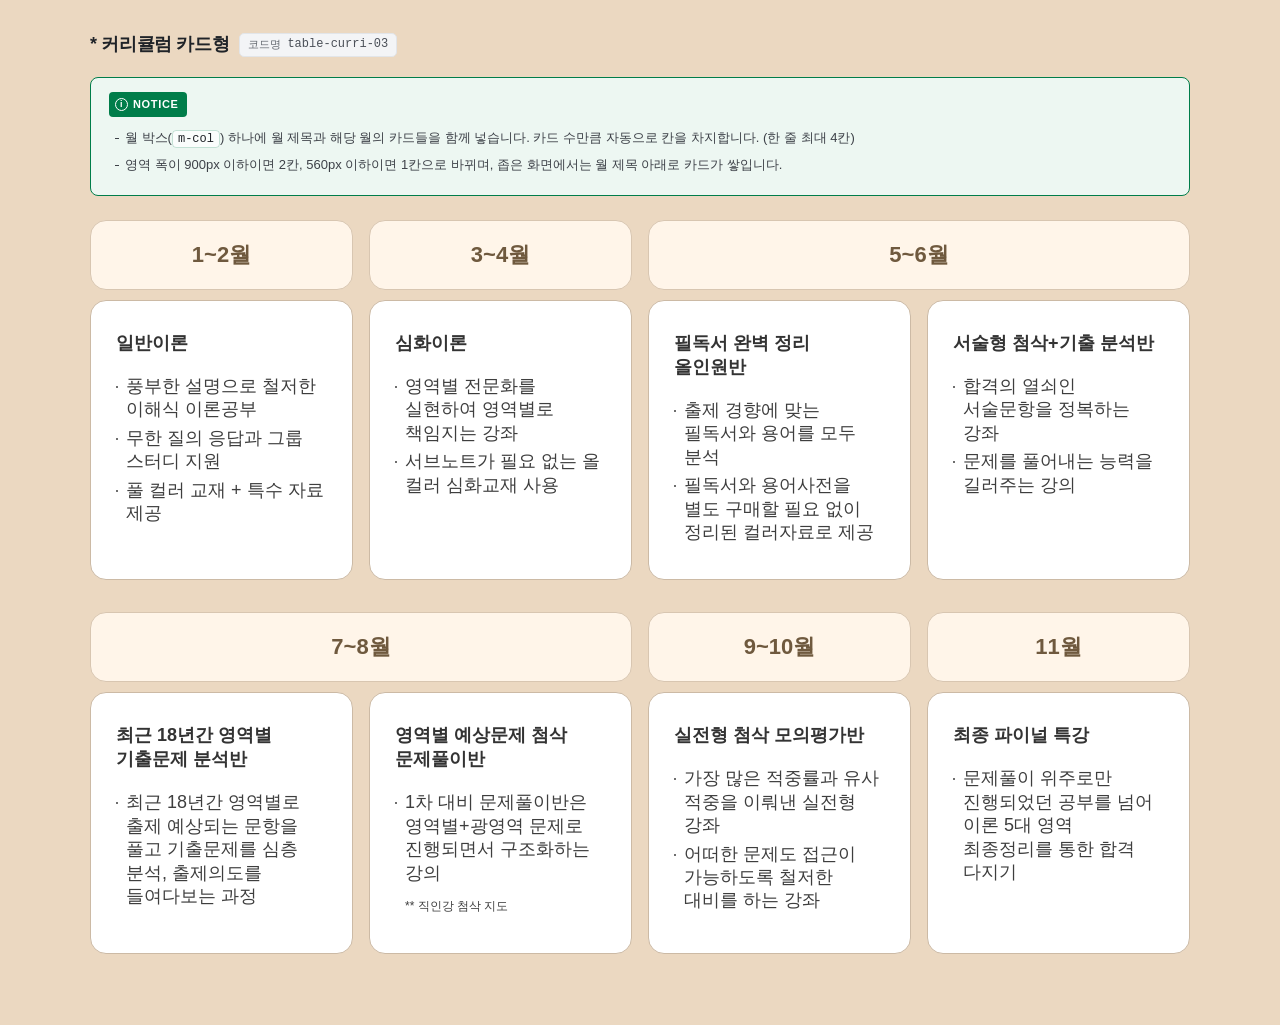
<file: templates/tables/curri-table-03.html>
<!DOCTYPE html>
<html lang="ko">
<head>
  <meta charset="UTF-8">
  <meta name="viewport" content="width=device-width, initial-scale=1.0">
  <script src="../includes/common-head.js"></script>
  <style>
    /* 넓은 영역: 4칸 격자. 월 묶음(m-col)은 안에 든 카드 수만큼 칸을 차지하고, 월·카드 높이는 줄마다 맞춰진다 */
    .curri-wrap-03{container-type: inline-size;}
    .curri-wrap-03, .curri-wrap-03 *{box-sizing: border-box;}
    .curri-wrap-03 p{margin: 0;}
    .curri-wrap-03 ul{margin: 0; padding: 0; list-style: none;}
    .curri-wrap-03 .group{display: grid; grid-template-columns: repeat(4, minmax(0, 1fr)); gap: 32px 16px;}
    .curri-wrap-03 .group .m-col{display: grid; grid-row: span 2; grid-template-columns: subgrid; grid-template-rows: subgrid; gap: 10px 16px;}
    .curri-wrap-03 .group .m-col:has(> :nth-child(3)){grid-column: span 2;}
    .curri-wrap-03 .group .m-col:has(> :nth-child(4)){grid-column: span 3;}
    .curri-wrap-03 .group .m-col:has(> :nth-child(5)){grid-column: span 4;}
    .curri-wrap-03 .group .month{
      grid-column: 1 / -1; display: flex; align-items: center; justify-content: center; height: 70px;
      color: #6f593e; font-size: 22px; font-weight: 700; background-color: #fff5e9; border: 1px solid #d8c6b1; border-radius: 16px; box-sizing: border-box;
    }
    .curri-wrap-03 .group .txt{height: 100%; padding: 30px 25px; background-color: #fff; border: 1px solid #ccbaa5; border-radius: 16px; box-sizing: border-box;}
    .curri-wrap-03 .group .txt .sub-tit{color: #333; font-size: 18px; font-weight: 700; margin-bottom: 20px !important; word-break: keep-all;}
    .curri-wrap-03 .group .txt ul li{position: relative; padding-left: 10px; color: #3e3e3e; font-size: 18px; line-height: 1.3em; margin: 5px 0; word-break: keep-all;}
    .curri-wrap-03 .group .txt .note{margin-top: 10px; font-size: 12px;}
    .curri-wrap-03 .group .txt ul li::before{display: block; position: absolute; top: 11px; left: 0; width: 2px; height: 2px; border-radius: 50%; background-color: #3e3e3e; content: '';}
    /* 중간 영역: 2칸 격자. 카드 1장인 월은 1칸, 2장 이상인 월은 한 줄 전체 */
    @container (max-width: 900px){
      .curri-wrap-03 .group{grid-template-columns: repeat(2, minmax(0, 1fr)); gap: 24px 16px;}
      .curri-wrap-03 .group .m-col{grid-column: span 1; grid-row: auto; grid-template-columns: minmax(0, 1fr); grid-template-rows: auto; grid-auto-rows: 1fr;}
      .curri-wrap-03 .group .m-col:has(> :nth-child(3)),
      .curri-wrap-03 .group .m-col:has(> :nth-child(4)),
      .curri-wrap-03 .group .m-col:has(> :nth-child(5)){grid-column: 1 / -1; grid-template-columns: repeat(2, minmax(0, 1fr));}
      .curri-wrap-03 .group .month{height: 56px; font-size: 20px;}
      .curri-wrap-03 .group .txt{padding: 24px 20px;}
      .curri-wrap-03 .group .txt .sub-tit{font-size: 17px; margin-bottom: 14px !important;}
      .curri-wrap-03 .group .txt ul li{font-size: 16px;}
    }
    /* 좁은 영역: 1칸. 월 아래로 카드를 세로로 쌓기 */
    @container (max-width: 560px){
      .curri-wrap-03 .group{grid-template-columns: minmax(0, 1fr);}
      .curri-wrap-03 .group .m-col,
      .curri-wrap-03 .group .m-col:has(> :nth-child(3)),
      .curri-wrap-03 .group .m-col:has(> :nth-child(4)),
      .curri-wrap-03 .group .m-col:has(> :nth-child(5)){grid-column: auto; grid-template-columns: minmax(0, 1fr); grid-auto-rows: auto;}
      .curri-wrap-03 .group .month{height: 48px; font-size: 18px; border-radius: 12px;}
      .curri-wrap-03 .group .txt{padding: 20px 18px; border-radius: 12px;}
      .curri-wrap-03 .group .txt .sub-tit{font-size: 16px; margin-bottom: 10px !important;}
      .curri-wrap-03 .group .txt ul li{font-size: 15px;}
      .curri-wrap-03 .group .txt ul li::before{top: 9px;}
    }
  </style>
</head>
<body style="background-color: #ebd8c1;">
  <div class="copy-top w-1100 w-fluid">
    <strong class="fz-18">* 커리큘럼 카드형 <code class="code-name">table-curri-03</code></strong>
  </div>
  <div class="tpl-guide w-1100 w-fluid">
    <h5 class="notice-badge">NOTICE</h5>
    <ul>
      <li>월 박스(<code>m-col</code>) 하나에 월 제목과 해당 월의 카드들을 함께 넣습니다. 카드 수만큼 자동으로 칸을 차지합니다. (한 줄 최대 4칸)</li>
      <li>영역 폭이 900px 이하이면 2칸, 560px 이하이면 1칸으로 바뀌며, 좁은 화면에서는 월 제목 아래로 카드가 쌓입니다.</li>
    </ul>
  </div>
  <div class="copy-wrap w-1100 w-fluid">
    <div class="curri-wrap-03">
      <!-- 월 박스(m-col) 안의 카드(txt) 수만큼 자동으로 칸을 차지합니다. 한 줄 4칸을 넘으면 다음 줄로 넘어갑니다. -->
      <div class="group">
        <div class="m-col">
          <div class="month">1~2월</div>
          <div class="txt">
            <p class="sub-tit">일반이론</p>
            <ul>
              <li>풍부한 설명으로 철저한 이해식 이론공부</li>
              <li>무한 질의 응답과 그룹 스터디 지원</li>
              <li>풀 컬러 교재 + 특수 자료 제공</li>
            </ul>
          </div>
        </div>
        <div class="m-col">
          <div class="month">3~4월</div>
          <div class="txt">
            <p class="sub-tit">심화이론</p>
            <ul>
              <li>영역별 전문화를 실현하여 영역별로 책임지는 강좌</li>
              <li>서브노트가 필요 없는 올 컬러 심화교재 사용</li>
            </ul>
          </div>
        </div>
        <div class="m-col">
          <div class="month">5~6월</div>
          <div class="txt">
            <p class="sub-tit">필독서 완벽 정리 올인원반</p>
            <ul>
              <li>출제 경향에 맞는 필독서와 용어를 모두 분석</li>
              <li>필독서와 용어사전을 별도 구매할 필요 없이 정리된 컬러자료로 제공</li>
            </ul>
          </div>
          <div class="txt">
            <p class="sub-tit">서술형 첨삭+기출 분석반</p>
            <ul>
              <li>합격의 열쇠인 서술문항을 정복하는 강좌</li>
              <li>문제를 풀어내는 능력을 길러주는 강의</li>
            </ul>
          </div>
        </div>
        <div class="m-col">
          <div class="month">7~8월</div>
          <div class="txt">
            <p class="sub-tit">최근 18년간 영역별 기출문제 분석반</p>
            <ul>
              <li>최근 18년간 영역별로 출제 예상되는 문항을 풀고 기출문제를 심층 분석, 출제의도를 들여다보는 과정</li>
            </ul>
          </div>
          <div class="txt">
            <p class="sub-tit">영역별 예상문제 첨삭 문제풀이반</p>
            <ul>
              <li>
                1차 대비 문제풀이반은 영역별+광영역 문제로 진행되면서 구조화하는 강의
                <p class="note">** 직인강 첨삭 지도</p>
              </li>
            </ul>
          </div>
        </div>
        <div class="m-col">
          <div class="month">9~10월</div>
          <div class="txt">
            <p class="sub-tit">실전형 첨삭 모의평가반</p>
            <ul>
              <li>가장 많은 적중률과 유사 적중을 이뤄낸 실전형 강좌</li>
              <li>어떠한 문제도 접근이 가능하도록 철저한 대비를 하는 강좌</li>
            </ul>
          </div>
        </div>
        <div class="m-col">
          <div class="month">11월</div>
          <div class="txt">
            <p class="sub-tit">최종 파이널 특강</p>
            <ul>
              <li>문제풀이 위주로만 진행되었던 공부를 넘어 이론 5대 영역 최종정리를 통한 합격 다지기</li>
            </ul>
          </div>
        </div>
      </div>
    </div>
  </div>
</body>
</html>
</file>
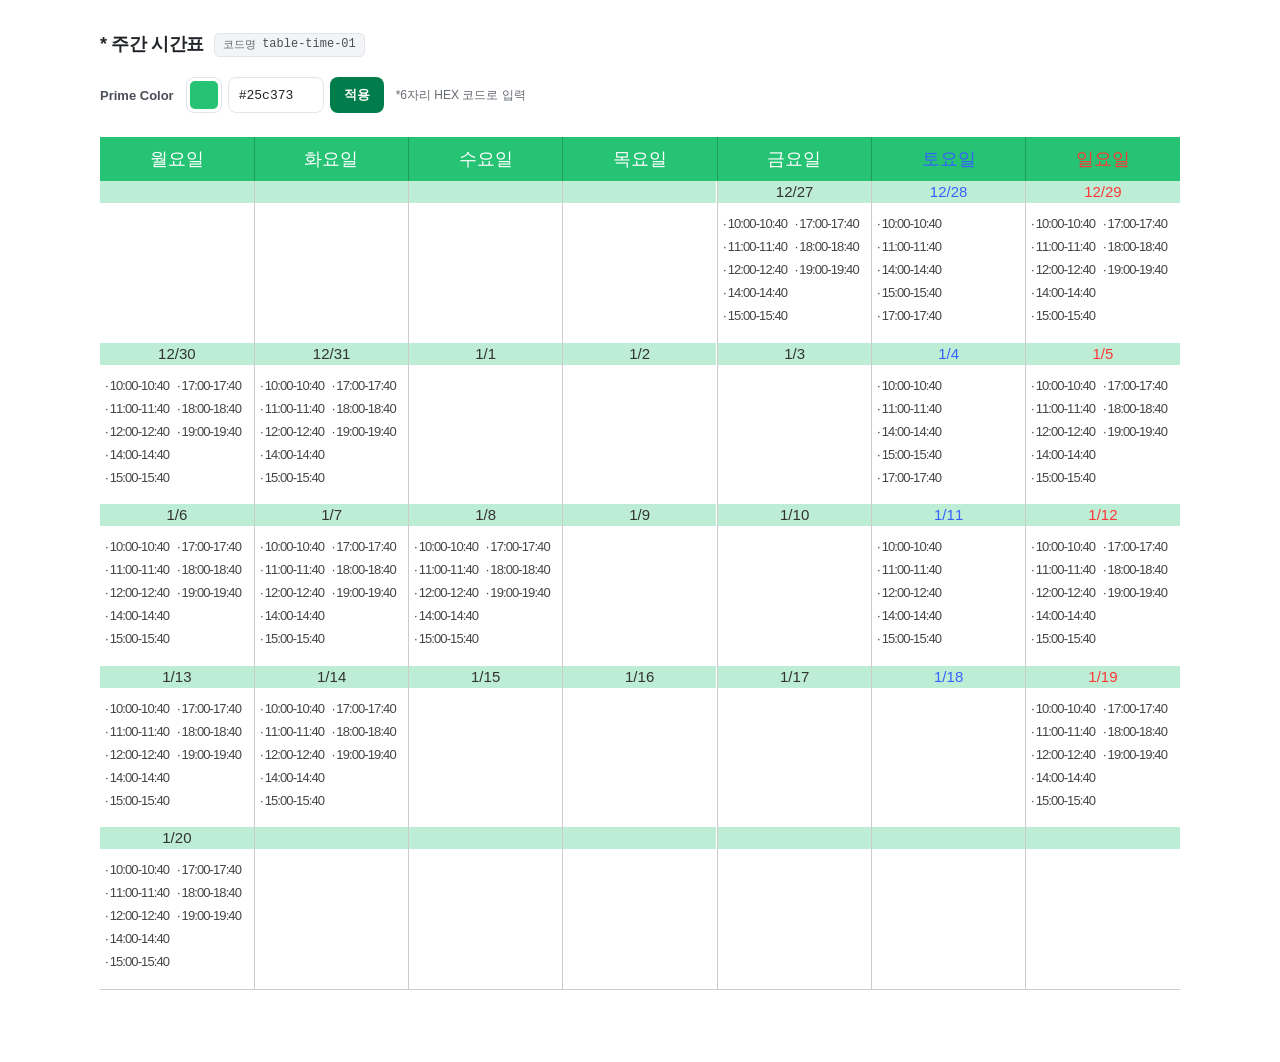
<file: templates/tables/time-table-01.html>
<!DOCTYPE html>
<html lang="ko">
<head>
  <meta charset="UTF-8">
  <meta name="viewport" content="width=device-width, initial-scale=1.0">
  <script src="../includes/common-head.js"></script>
  <style>
    .tpl-table-scroll {overflow-x: auto;}
    .tpl-timetable-01 {width: 100%; min-width: var(--tpl-table-min, 560px); border-collapse: collapse; table-layout: fixed; border-bottom: 1px solid rgba(0,0,0,.2);}
    .tpl-timetable-01 thead th {background: var(--prime, #25c373); color: #fff; font-weight: 500; font-size: 18px; text-align: center; padding: 10px 4px; border-left: 1px solid rgba(0,0,0,.2);}
    .tpl-timetable-01 thead th:first-child {border-left: none;}
    .tpl-timetable-01 .day-sat {color: #3862ff !important;}
    .tpl-timetable-01 .day-sun {color: #ff3838 !important;}
    .tpl-timetable-01 td {vertical-align: top; border-left: 1px solid rgba(0,0,0,.2); padding: 0; height: 90px;}
    .tpl-timetable-01 td:first-child {border-left: none;}
    .tpl-timetable-01 .date-label {display: block; font-size: 15px; height: 22px; line-height: 22px; font-weight: 500; color: #333; background: var(--sub, #beedd5); text-align: center;}
    /* 시간 목록: 칸 폭 기준. 넓은 칸은 5줄 채우고 다음 열, 140px 미만 칸은 1열 */
    .tpl-timetable-01 .cell-inner {container-type: inline-size;}
    .tpl-timetable-01 .slots {display: grid; grid-template-columns: minmax(0, 1fr); gap: 1px 0; padding: 10px 5px 15px;}
    @container (min-width: 140px) {
      .tpl-timetable-01 .slots {grid-template-columns: none; grid-template-rows: repeat(5, auto); grid-auto-flow: column;}
    }
    .tpl-timetable-01 .slot {display: block; font-size: 13px; font-weight: 500; letter-spacing: -0.07em; color: #444; line-height: 1.7; white-space: nowrap;}
    .tpl-timetable-01 .slot::before {content: '·'; margin-right: 2px;}
    .tpl-timetable-01 .empty-cell {min-height: 90px;}
  </style>
</head>
<body>
  <div class="copy-top w-1080 w-fluid">
    <strong class="fz-18">* 주간 시간표 <code class="code-name">table-time-01</code></strong>
  </div>
  <div class="tpl-preview-ctrl w-1080 w-fluid">
    <label class="tpl-preview-ctrl-label" for="colorHex">Prime Color</label>
    <div class="tpl-color-field">
      <input type="color" id="colorPicker" value="#25c373" aria-label="색상 선택">
      <input type="text" id="colorHex" value="#25c373" maxlength="7" spellcheck="false" autocomplete="off" aria-describedby="colorHint">
      <button type="button" id="btnApply">적용</button>
    </div>
    <span class="tpl-color-hint" id="colorHint">*6자리 HEX 코드로 입력</span>
  </div>
  <div class="copy-wrap w-1080 w-fluid">
    <!-- 표 최소 폭 변경: 아래 태그에 style="--tpl-table-min: 800px" 추가 (기본 560px). 화면이 이보다 좁으면 가로 스크롤 -->
    <div class="tpl-table-scroll">
      <table class="tpl-timetable-01">
        <thead>
          <tr>
            <th>월요일</th>
            <th>화요일</th>
            <th>수요일</th>
            <th>목요일</th>
            <th>금요일</th>
            <th class="day-sat">토요일</th>
            <th class="day-sun">일요일</th>
          </tr>
        </thead>
        <tbody id="tpl-timetable-01-body" data-snippet-empty></tbody>
      </table>
    </div>
    <script>
      // 다른 템플릿과 함수·변수 이름이 겹치지 않도록 이 안에서만 동작 (한 페이지에 여러 개 넣어도 안전)
      (function () {
        // -------------------------------------------------------
        // 1) 데이터 정의
        // -------------------------------------------------------
        // 위 <tbody>의 id와 같게 둔다 (한 페이지에 시간표를 여러 개 넣으면 둘 다 바꾼다)
        const TBODY_ID = 'tpl-timetable-01-body';

        const FULL_SLOTS   = ["10:00-10:40","11:00-11:40","12:00-12:40","14:00-14:40","15:00-15:40","17:00-17:40","18:00-18:40","19:00-19:40"];
        const MORN_SLOTS   = ["10:00-10:40","11:00-11:40","14:00-14:40","15:00-15:40","17:00-17:40"];
        const MORN_SLOTS2  = ["10:00-10:40","11:00-11:40","12:00-12:40","14:00-14:40","15:00-15:40"];

        // 표시할 날짜 범위
        const START_DATE    = new Date("2024-12-23"); // 첫 주 월요일 (테이블 시작)
        const END_DATE      = new Date("2025-01-20"); // 마지막 날짜
        const CONTENT_START = new Date("2024-12-27"); // 날짜 표시 시작일

        const schedule = {
          "2024-12-27": FULL_SLOTS,
          "2024-12-28": MORN_SLOTS,
          "2024-12-29": FULL_SLOTS,
          "2024-12-30": FULL_SLOTS,
          "2024-12-31": FULL_SLOTS,
          "2025-01-04": MORN_SLOTS,
          "2025-01-05": FULL_SLOTS,
          "2025-01-06": FULL_SLOTS,
          "2025-01-07": FULL_SLOTS,
          "2025-01-08": FULL_SLOTS,
          "2025-01-11": MORN_SLOTS2,
          "2025-01-12": FULL_SLOTS,
          "2025-01-13": FULL_SLOTS,
          "2025-01-14": FULL_SLOTS,
          "2025-01-19": FULL_SLOTS,
          "2025-01-20": FULL_SLOTS,
        };      

        // -------------------------------------------------------
        // 2) 헬퍼 함수
        // -------------------------------------------------------
        function toKey(d) {
          return d.toISOString().slice(0, 10); // "YYYY-MM-DD"
        }

        function toLabel(d) {
          return `${d.getMonth() + 1}/${d.getDate()}`; // "12/27"
        }

        function getDayClass(d) {
          const day = d.getDay();
          if (day === 6) return "day-sat";
          if (day === 0) return "day-sun";
          return "";
        }

        // 월요일부터 시작하는 주 배열 생성
        function buildWeeks(start, end) {
          const weeks = [];
          let cur = new Date(start);

          // start가 월요일이 아니면 해당 주 월요일로 맞춤
          const dow = cur.getDay();
          const diff = (dow === 0) ? -6 : 1 - dow;
          cur.setDate(cur.getDate() + diff);

          while (cur <= end) {
            const week = [];
            for (let i = 0; i < 7; i++) {
              week.push(new Date(cur));
              cur.setDate(cur.getDate() + 1);
            }
            weeks.push(week);
          }
          return weeks;
        }

        // -------------------------------------------------------
        // 3) 렌더링
        // -------------------------------------------------------
        // 태그 만들기 도우미: el('span', 'slot', '10:00-10:40')
        function el(tag, className, text) {
          const node = document.createElement(tag);
          if (className) node.className = className;
          if (text != null) node.textContent = text;
          return node;
        }

        function renderCell(date) {
          const key   = toKey(date);
          const label = toLabel(date);
          const cls   = getDayClass(date);
          const slots = schedule[key];

          const isInRange = !(date < CONTENT_START || date > END_DATE);

          const td        = el('td');
          const inner     = el('div', 'cell-inner');
          const dateLabel = el('span', 'date-label', isInRange ? label : '');
          if (cls) dateLabel.classList.add(cls);
          inner.append(dateLabel);
          td.append(inner);

          if (!isInRange) return td;

          if (slots && slots.length) {
            const slotBox = el('div', 'slots');
            slots.forEach(s => slotBox.append(el('span', 'slot', s)));
            inner.append(slotBox);
          }

          return td;
        }

        function render() {
          const tbody = document.getElementById(TBODY_ID);
          const weeks = buildWeeks(START_DATE, END_DATE);

          weeks.forEach(week => {
            const tr = el('tr');
            week.forEach(date => tr.append(renderCell(date)));
            tbody.append(tr);
          });
        }

        render();

        // -------------------------------------------------------
        // 4) 색상 (아래 applyColor('#HEX') 값으로 헤더·날짜 색 지정)
        // -------------------------------------------------------
        function hexToRgb(hex) {
          return [parseInt(hex.slice(1,3),16), parseInt(hex.slice(3,5),16), parseInt(hex.slice(5,7),16)];
        }

        function mix(rgb, t) {
          return '#' + rgb.map(function(v) {
            return Math.round(255 + (v - 255) * t).toString(16).padStart(2,'0');
          }).join('');
        }

        function applyColor(hex) {
          if (!/^#[0-9a-fA-F]{6}$/.test(hex)) return;
          var rgb = hexToRgb(hex);
          var table = document.getElementById(TBODY_ID).closest('.tpl-timetable-01');
          table.style.setProperty('--prime', hex);
          table.style.setProperty('--sub', mix(rgb, 0.30));
        }

        applyColor('#25c373');

        // 페이지가 열린 뒤 색을 바꿀 때: time01ApplyColor('#HEX')
        window.time01ApplyColor = applyColor;

        // @snippet-exclude-start : 미리보기 페이지의 컬러 피커 연결 (템플릿 코드에는 포함되지 않음)
        var picker   = document.getElementById('colorPicker');
        var hexInput = document.getElementById('colorHex');

        picker.addEventListener('input', function () {
          hexInput.value = picker.value;
          applyColor(picker.value);
        });

        document.getElementById('btnApply').addEventListener('click', function () {
          var val = hexInput.value;
          if (/^#[0-9a-fA-F]{6}$/.test(val)) {
            picker.value = val;
            applyColor(val);
          }
        });
        // @snippet-exclude-end
      })();
    </script>
  </div>
</body>
</html>
</file>
